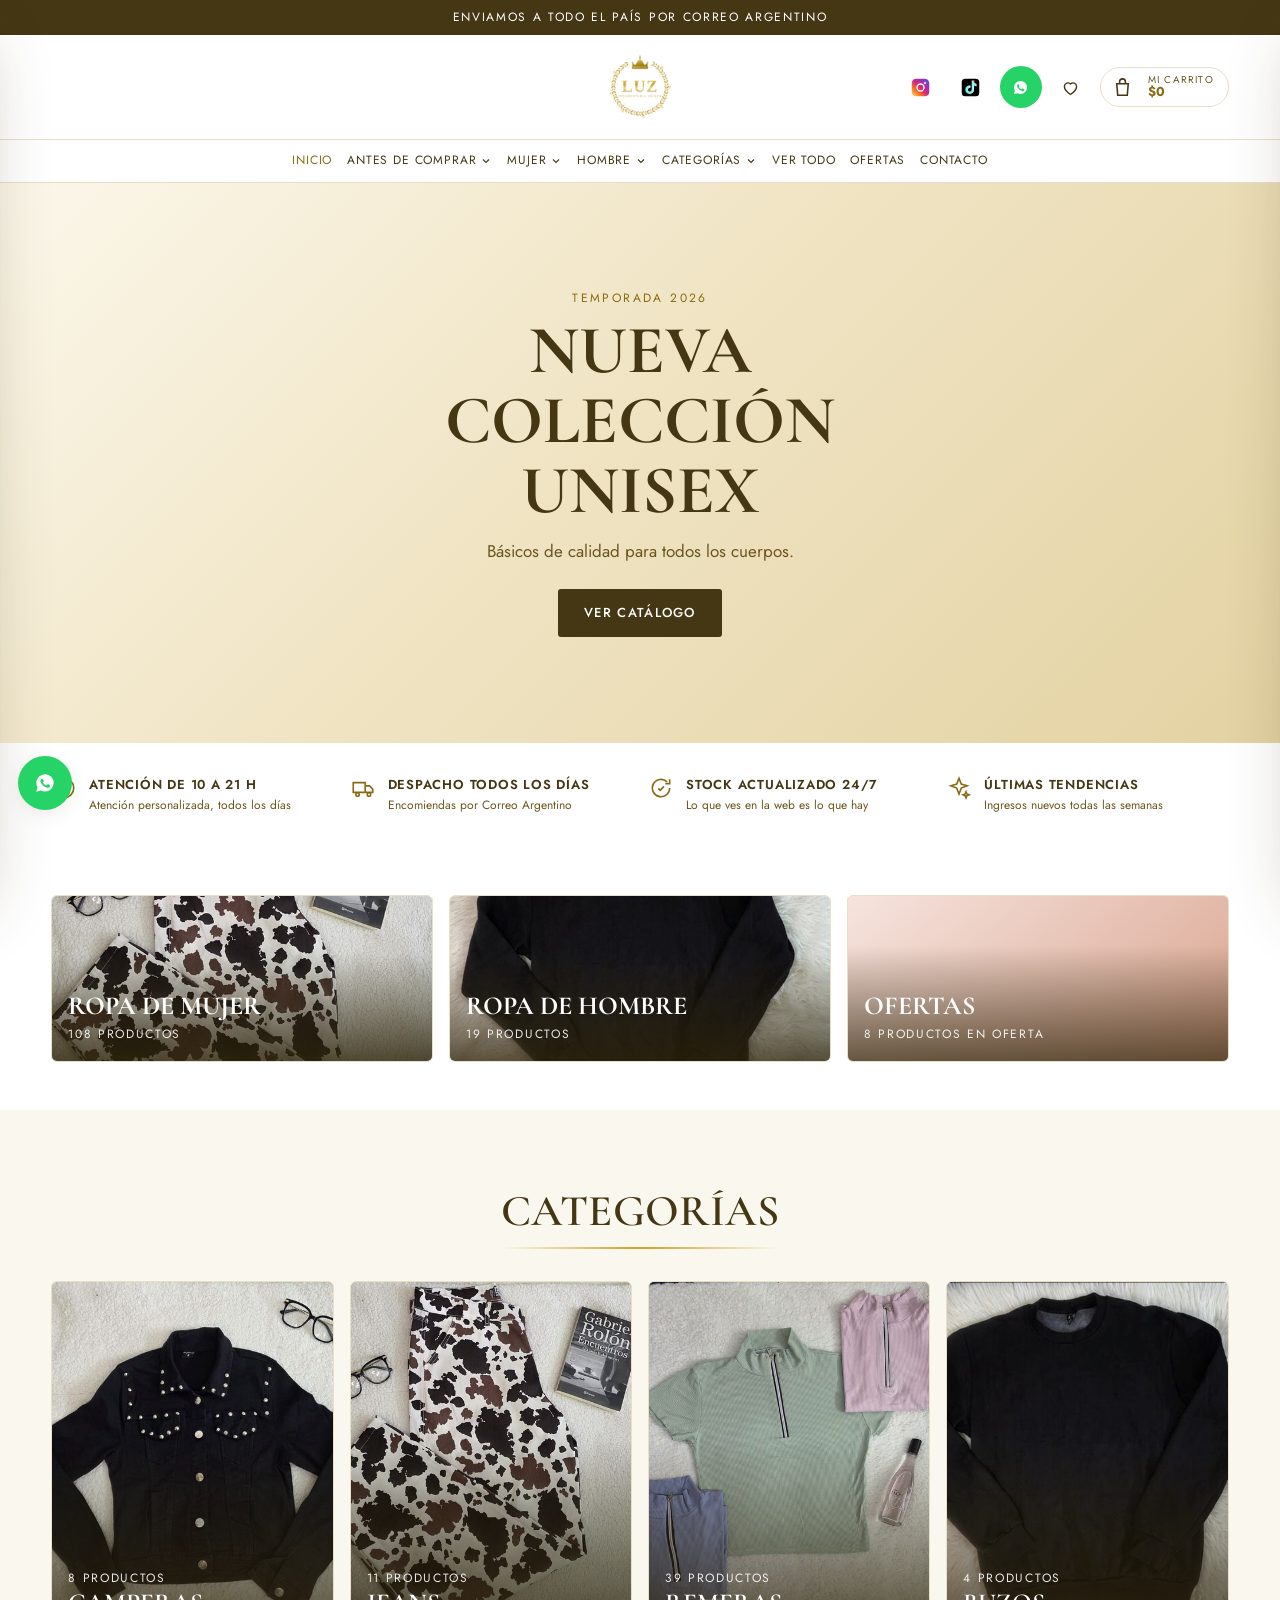
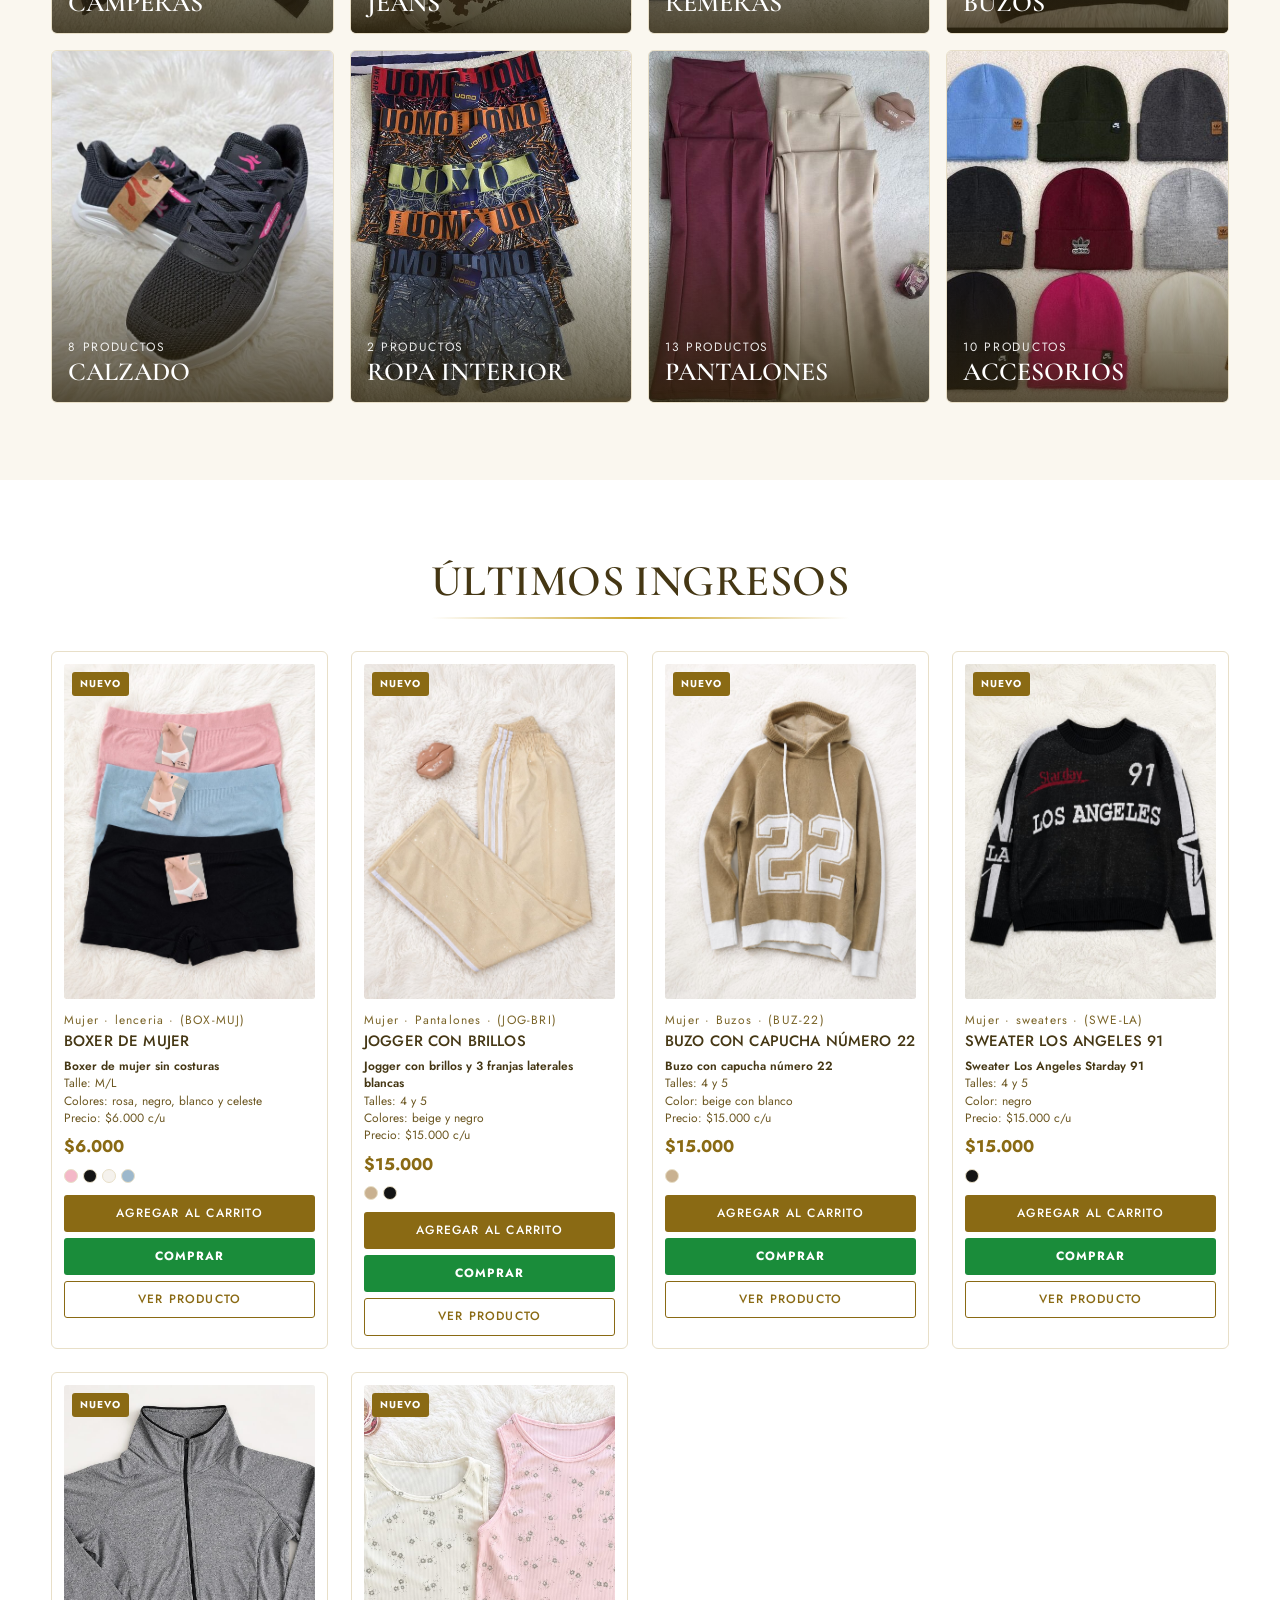
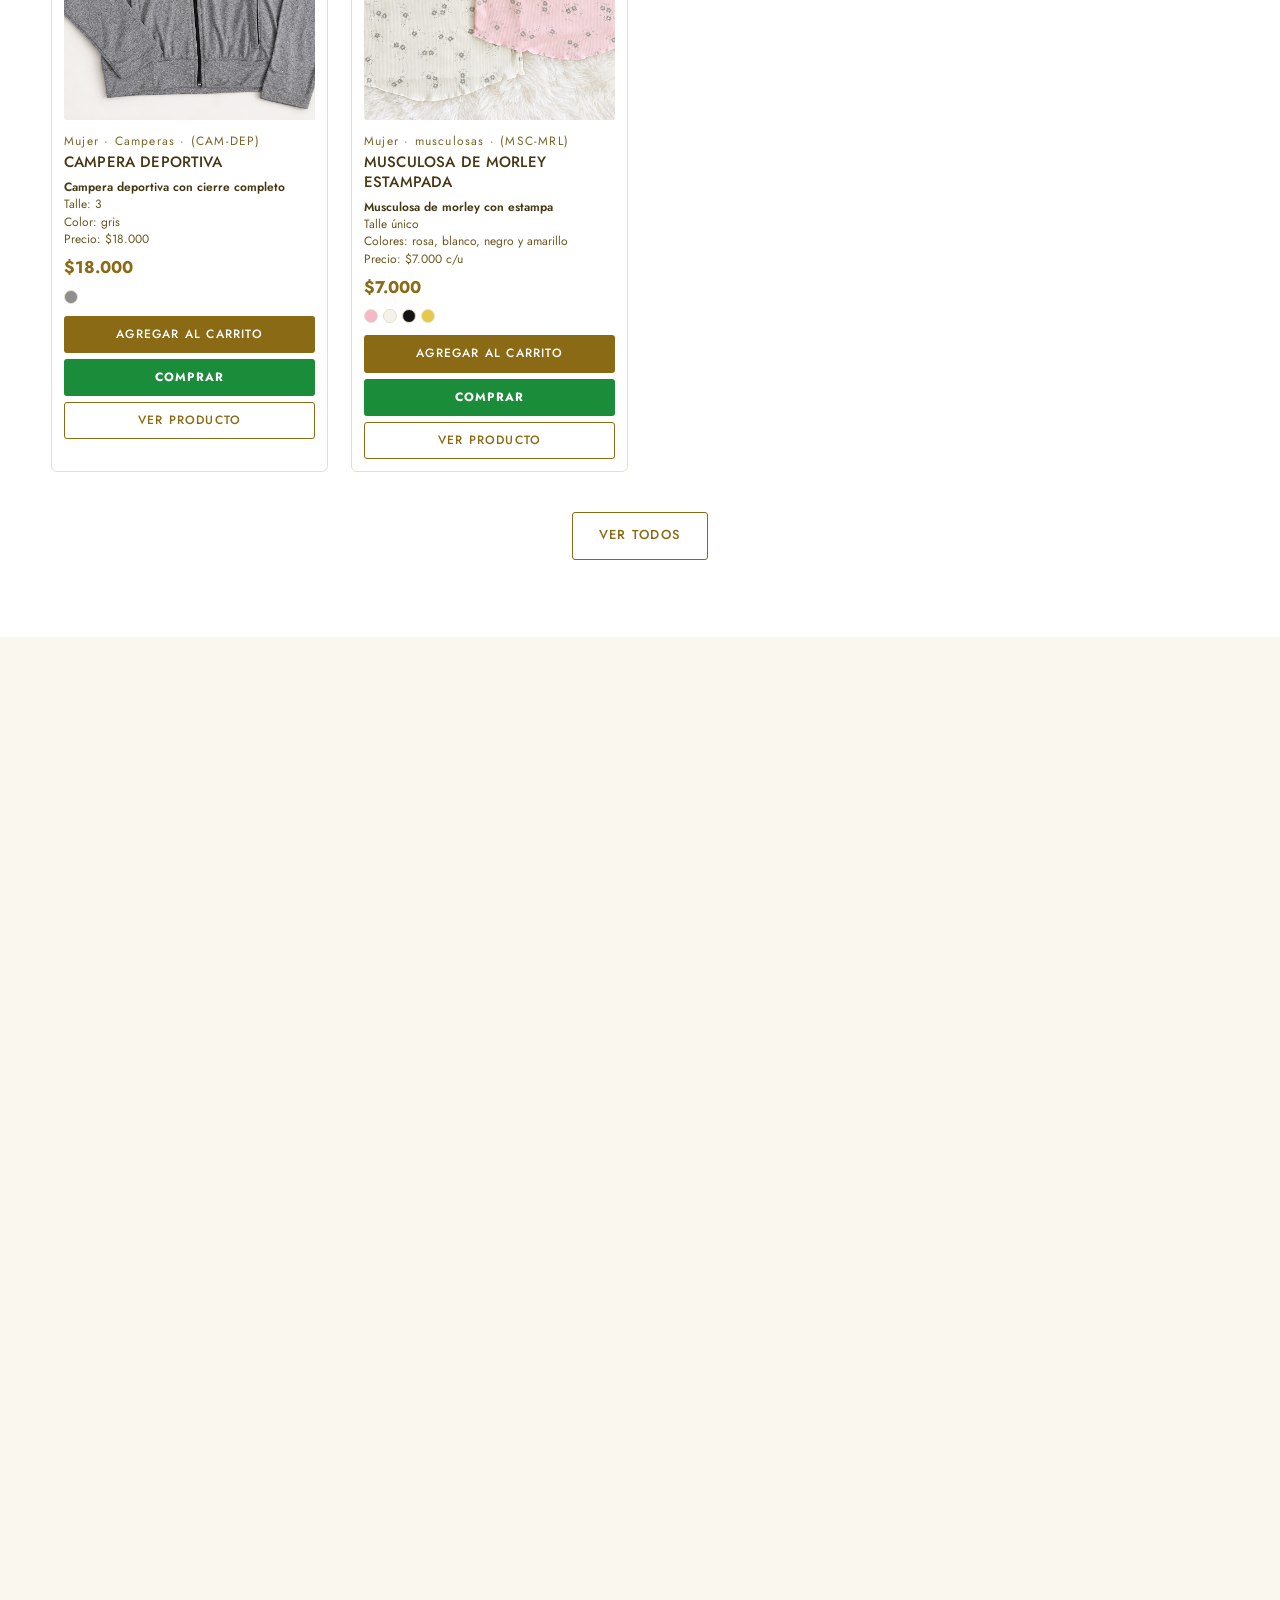
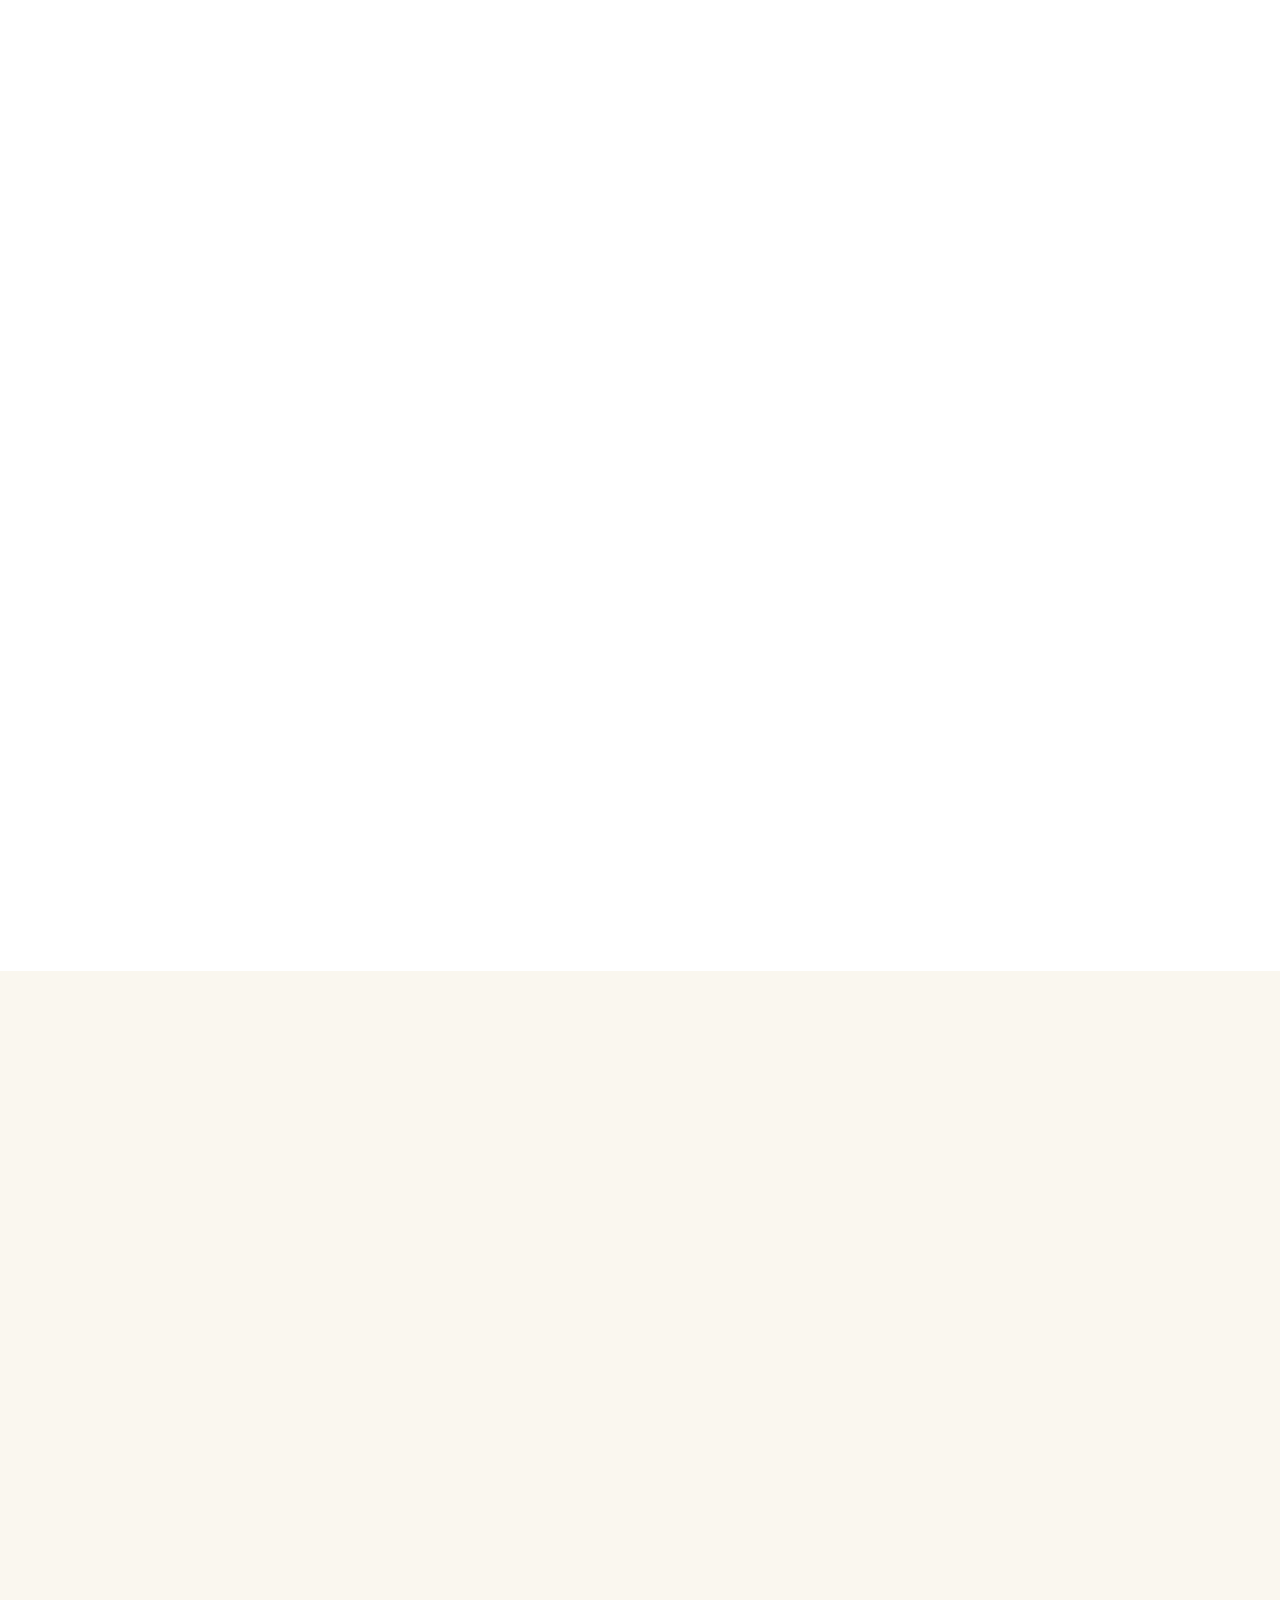
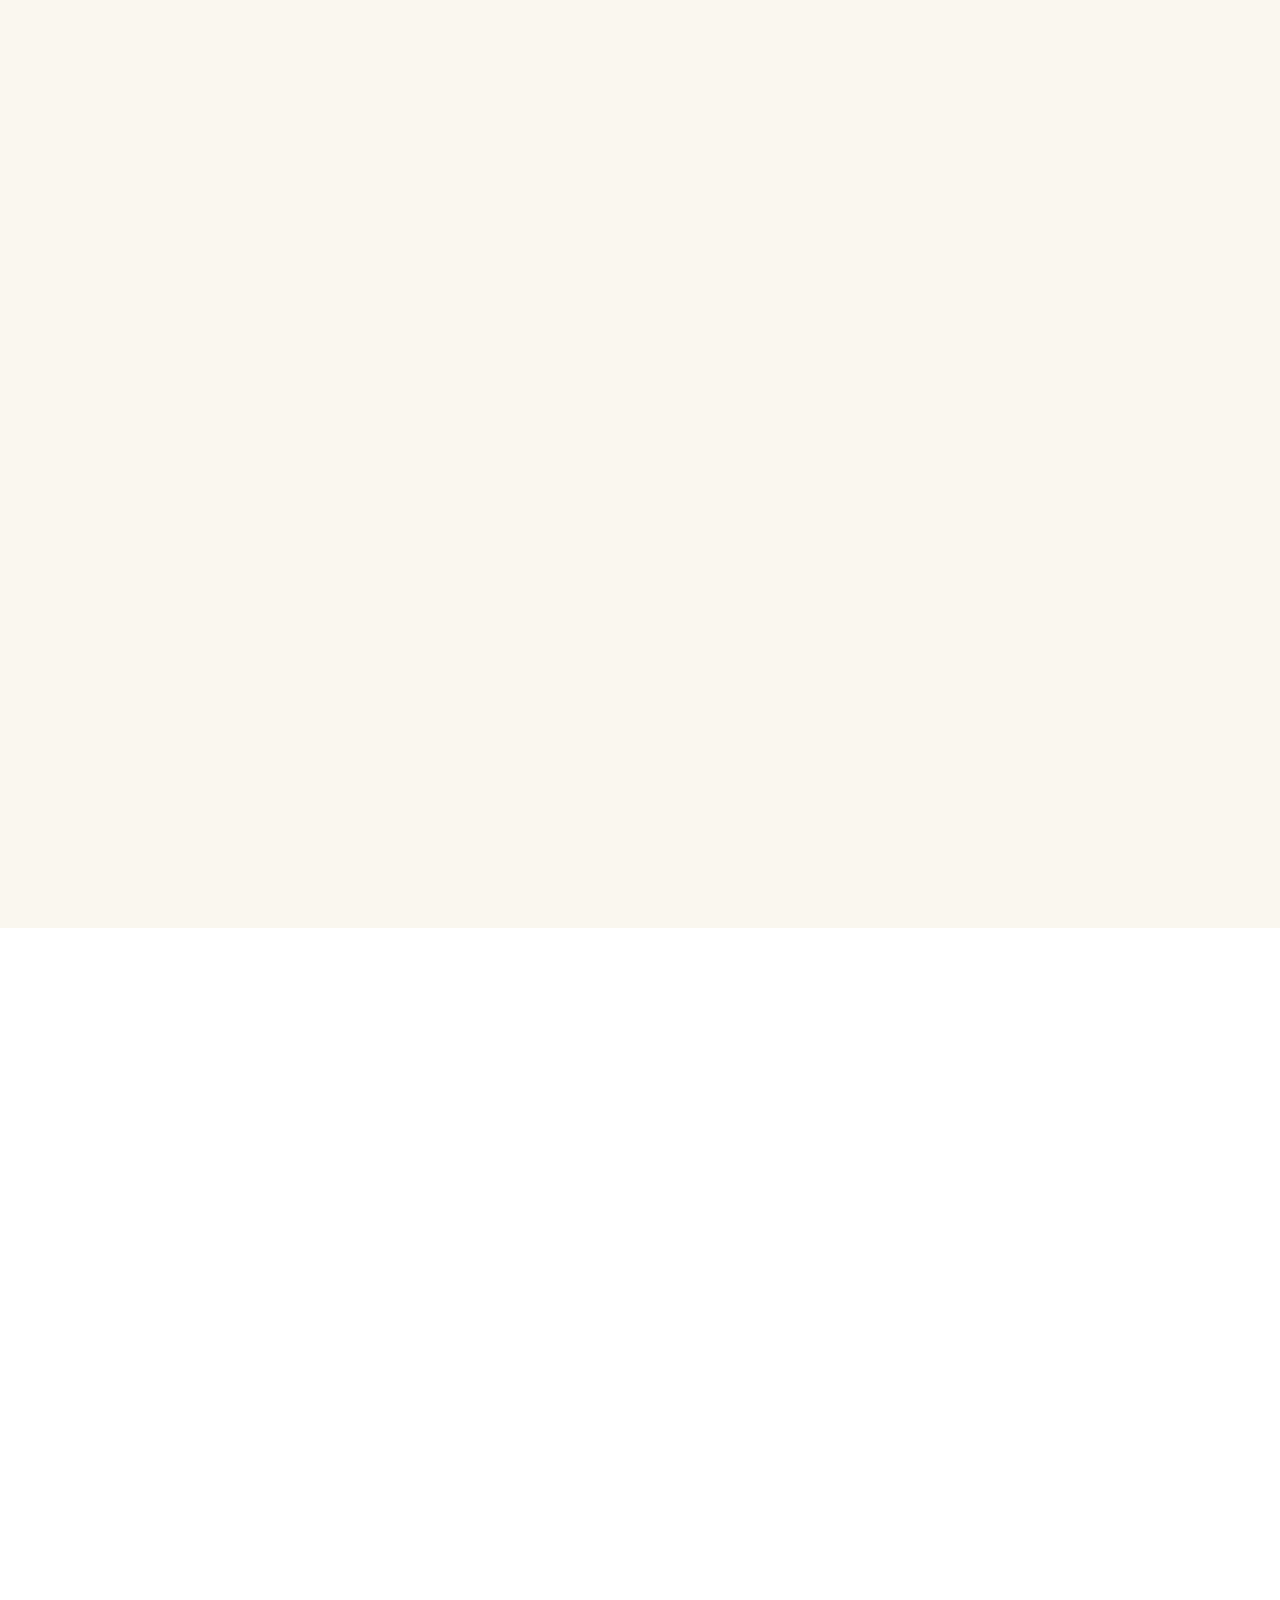
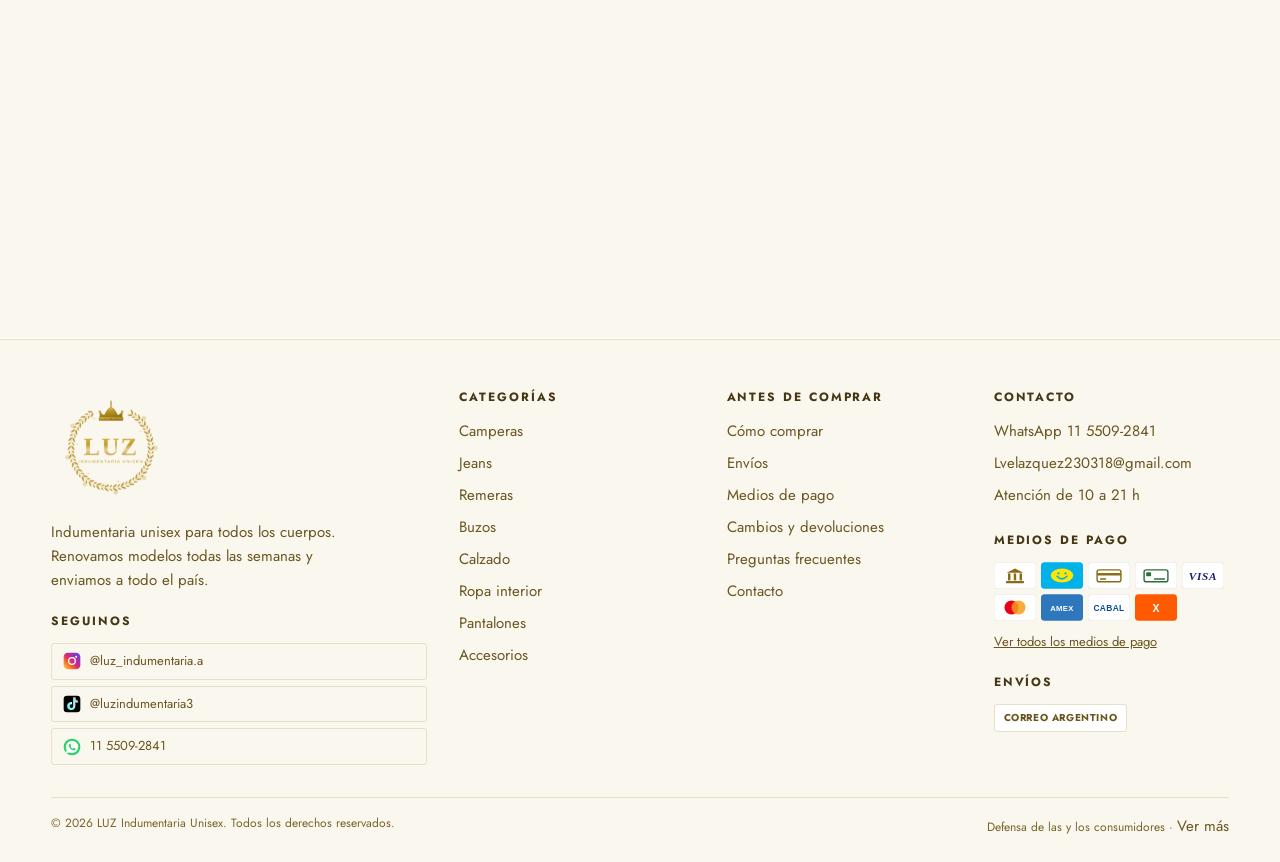
<file: index.html>
<!DOCTYPE html>
<html lang="es-AR">
<head>
  <meta charset="UTF-8">
  <meta name="viewport" content="width=device-width, initial-scale=1">
  <title>LUZ · Indumentaria Unisex</title>
  <meta name="description" content="Indumentaria unisex. Ingresos nuevos todas las semanas y envíos a todo el país.">
  <meta name="theme-color" content="#ffffff">
  <meta property="og:type" content="website">
  <meta property="og:title" content="LUZ · Indumentaria Unisex">
  <meta property="og:description" content="Indumentaria unisex para todos los cuerpos. Envíos a todo el país.">
  <meta property="og:image" content="img/marca/logo.png">
  <link rel="icon" href="img/marca/favicon.svg" type="image/svg+xml">
  <link rel="preconnect" href="https://fonts.googleapis.com">
  <link rel="preconnect" href="https://fonts.gstatic.com" crossorigin>
  <link href="https://fonts.googleapis.com/css2?family=Cormorant+Garamond:wght@400;600;700&family=Jost:wght@300..700&display=swap" rel="stylesheet">
  <link rel="stylesheet" href="css/estilos.css?v=14">
  <!-- FIX SCROLL v8: inline overrides para forzar que apliquen aunque el CSS esté cacheado -->
  <style>
    /* 1. Desactivar transiciones que no sean de interacción directa */
    .carrito-btn, .modo-precio button, .submenu, .submenu a,
    .slider__puntos button, .chip-talle, .selector-talles button,
    .calc-envio, .info__menu a, .btn-copiar, .redes a,
    .red-card { transition: none !important; }
    .carrito-btn:hover, .carrito-btn:focus-visible,
    .modo-precio button:hover, .submenu.--abierto, .submenu a:hover,
    .slider__puntos button:hover, .chip-talle:hover, .chip-talle.--activo,
    .selector-talles button:hover, .selector-talles button.--activo,
    .calc-envio:hover, .info__menu a:hover, .btn-copiar:hover,
    .redes a:hover, .red-card:hover { transition: all .22s ease !important; }

    /* 2. Secciones fuera de pantalla: no renderizar */
    .seccion, #seccionPagos, #seccionLocal, #bloqueMayorista,
    #seccionRedes, #seccionComoComprar, #seccionEnvios {
      content-visibility: auto; contain-intrinsic-size: auto 500px;
    }
    .producto { contain: layout style paint; }
    .producto__media img { will-change: auto !important; }

    /* 3. FIX LOGO: los logos usan opacity en vez de display para no causar layout thrash */
    .logo__img--compacto { opacity: 0 !important; position: absolute !important; pointer-events: none !important; }
    .logo__img--emblema  { opacity: 1 !important; }
    .header--compacto .logo__img--emblema  { opacity: 0 !important; position: absolute !important; pointer-events: none !important; }
    .header--compacto .logo__img--compacto { opacity: 1 !important; position: static !important; pointer-events: auto !important; }
    .logo { position: relative !important; }

    /* 4. Quitar compositing layers innecesarios */
    .carrusel__pista { -webkit-overflow-scrolling: auto !important; }
  </style>
  <style>/* Ocultar badge Netlify */
    a[href*="netlify.com"]{display:none!important}
    [data-netlify-identity-widget]{display:none!important}
  </style>
</head>
<body>
  <a class="salto-contenido" href="#principal">Saltar al contenido</a>
  <div id="header"></div>

  <main id="principal">

    <!-- ================= SLIDER DE BANNERS ================= -->
    <section class="slider" id="slider" aria-roledescription="carrusel" aria-label="Promociones">
      <div class="slider__pista" id="sliderPista"></div>
      <button class="slider__flecha slider__flecha--prev" id="sliderPrev" aria-label="Anterior"></button>
      <button class="slider__flecha slider__flecha--next" id="sliderNext" aria-label="Siguiente"></button>
      <div class="slider__puntos" id="sliderPuntos"></div>
    </section>

    <!-- ================= CONDICIONES DE COMPRA ================= -->
    <section class="condiciones" id="condiciones"></section>

    <!-- ================= BENEFICIOS ================= -->
    <div class="contenedor">
      <div class="beneficios" id="beneficios"></div>
    </div>

    <!-- ================= SECCIONES: MUJER / HOMBRE / OFERTAS ============ -->
    <section class="seccion seccion--compacta">
      <div class="contenedor">
        <div class="grilla-secciones" id="grillaSecciones"></div>
      </div>
    </section>

    <!-- ================= CATEGORÍAS ================= -->
    <section class="seccion seccion--alt">
      <div class="contenedor">
        <div class="titulo-centrado"><h2 class="titulo-seccion">Categorías</h2></div>
        <div class="grilla-categorias" id="grillaCategorias"></div>
      </div>
    </section>

    <!-- ================= SECCIONES DE PRODUCTOS (se generan solas) ======= -->
    <div id="seccionesProductos"></div>

    <!-- ================= MEDIOS DE PAGO ================= -->
    <section class="seccion seccion--alt" id="seccionPagos">
      <div class="contenedor">
        <div class="titulo-centrado"><h2 class="titulo-seccion">Medios de pago</h2></div>
        <div id="bloquePagos"></div>
        <div id="bloqueCuentas" style="margin-top:2.5rem"></div>
      </div>
    </section>

    <!-- ================= DÓNDE ESTAMOS ================= -->
    <section class="seccion" id="seccionLocal" hidden>
      <div class="contenedor">
        <div class="titulo-centrado"><h2 class="titulo-seccion">Dónde estamos</h2></div>
        <div class="local" id="bloqueLocal"></div>
      </div>
    </section>

    <!-- ================= BLOQUE MAYORISTA (desactivado) ================= -->
    <section class="seccion seccion--alt" id="bloqueMayorista" hidden>
      <div class="contenedor centrado" style="max-width:720px">
        <p class="antetitulo">Revendedores</p>
        <h2 class="titulo-seccion" style="margin-bottom:1rem">Comprá por mayor</h2>
        <p style="color:var(--c-tinta-suave);font-size:var(--t-md)" id="textoMayorista"></p>
        <div style="display:flex;gap:.75rem;justify-content:center;flex-wrap:wrap;margin-top:2rem">
          <a class="btn btn--principal" href="catalogo.html?modo=mayorista">Ver precios por mayor</a>
          <a class="btn btn--linea" href="info.html?tema=mayorista">Cómo comprar por mayor</a>
        </div>
      </div>
    </section>

    <!-- ================= SEGUINOS EN REDES ================= -->
    <section class="seccion seccion--alt" id="seccionRedes" hidden>
      <div class="contenedor">
        <div class="titulo-centrado">
          <h2 class="titulo-seccion">Seguinos</h2>
          <p style="color:var(--c-tinta-suave);margin-top:.5rem">
            Los ingresos nuevos salen primero por acá
          </p>
        </div>
        <div id="bloqueRedes"></div>
      </div>
    </section>

    <!-- ================= CÓMO COMPRAR ================= -->
    <section class="seccion" id="seccionComoComprar">
      <div class="contenedor">
        <div class="titulo-centrado">
          <h2 class="titulo-seccion">Cómo comprar</h2>
        </div>
        <div id="bloqueComoComprar"></div>
      </div>
    </section>

    <!-- ================= CÓMO FUNCIONAN LOS ENVÍOS ================= -->
    <section class="seccion seccion--alt" id="seccionEnvios">
      <div class="contenedor">
        <div class="titulo-centrado">
          <h2 class="titulo-seccion">¿Cómo funcionan los envíos? 📦</h2>
        </div>
        <div id="bloqueEnvios"></div>
      </div>
    </section>

  </main>

  <div id="footer"></div>
  <div id="carrito"></div>

  <script src="data/config.js?v=14"></script>
  <script src="data/productos.js?v=14"></script>
  <script src="js/tienda.js?v=14"></script>
  <script src="js/home.js?v=14"></script>
  <script>
  /* Eliminar badge Netlify */
  (function(){
    function quitarNetlify(){
      document.querySelectorAll("*").forEach(function(el){
        try{
          var s=window.getComputedStyle(el);
          if(s.position==="fixed"&&(
            (el.textContent&&el.textContent.includes("Netlify"))||
            (el.id&&el.id.toLowerCase().includes("netlify"))||
            (el.className&&String(el.className).toLowerCase().includes("netlify"))
          )){el.remove();}
        }catch(e){}
      });
      document.querySelectorAll("iframe,script").forEach(function(el){
        if((el.src||"").includes("netlify")){el.remove();}
      });
    }
    quitarNetlify();
    new MutationObserver(quitarNetlify).observe(document.documentElement,{childList:true,subtree:true});
    setInterval(quitarNetlify,500);
  })();
  </script>
</body>
</html>
</file>
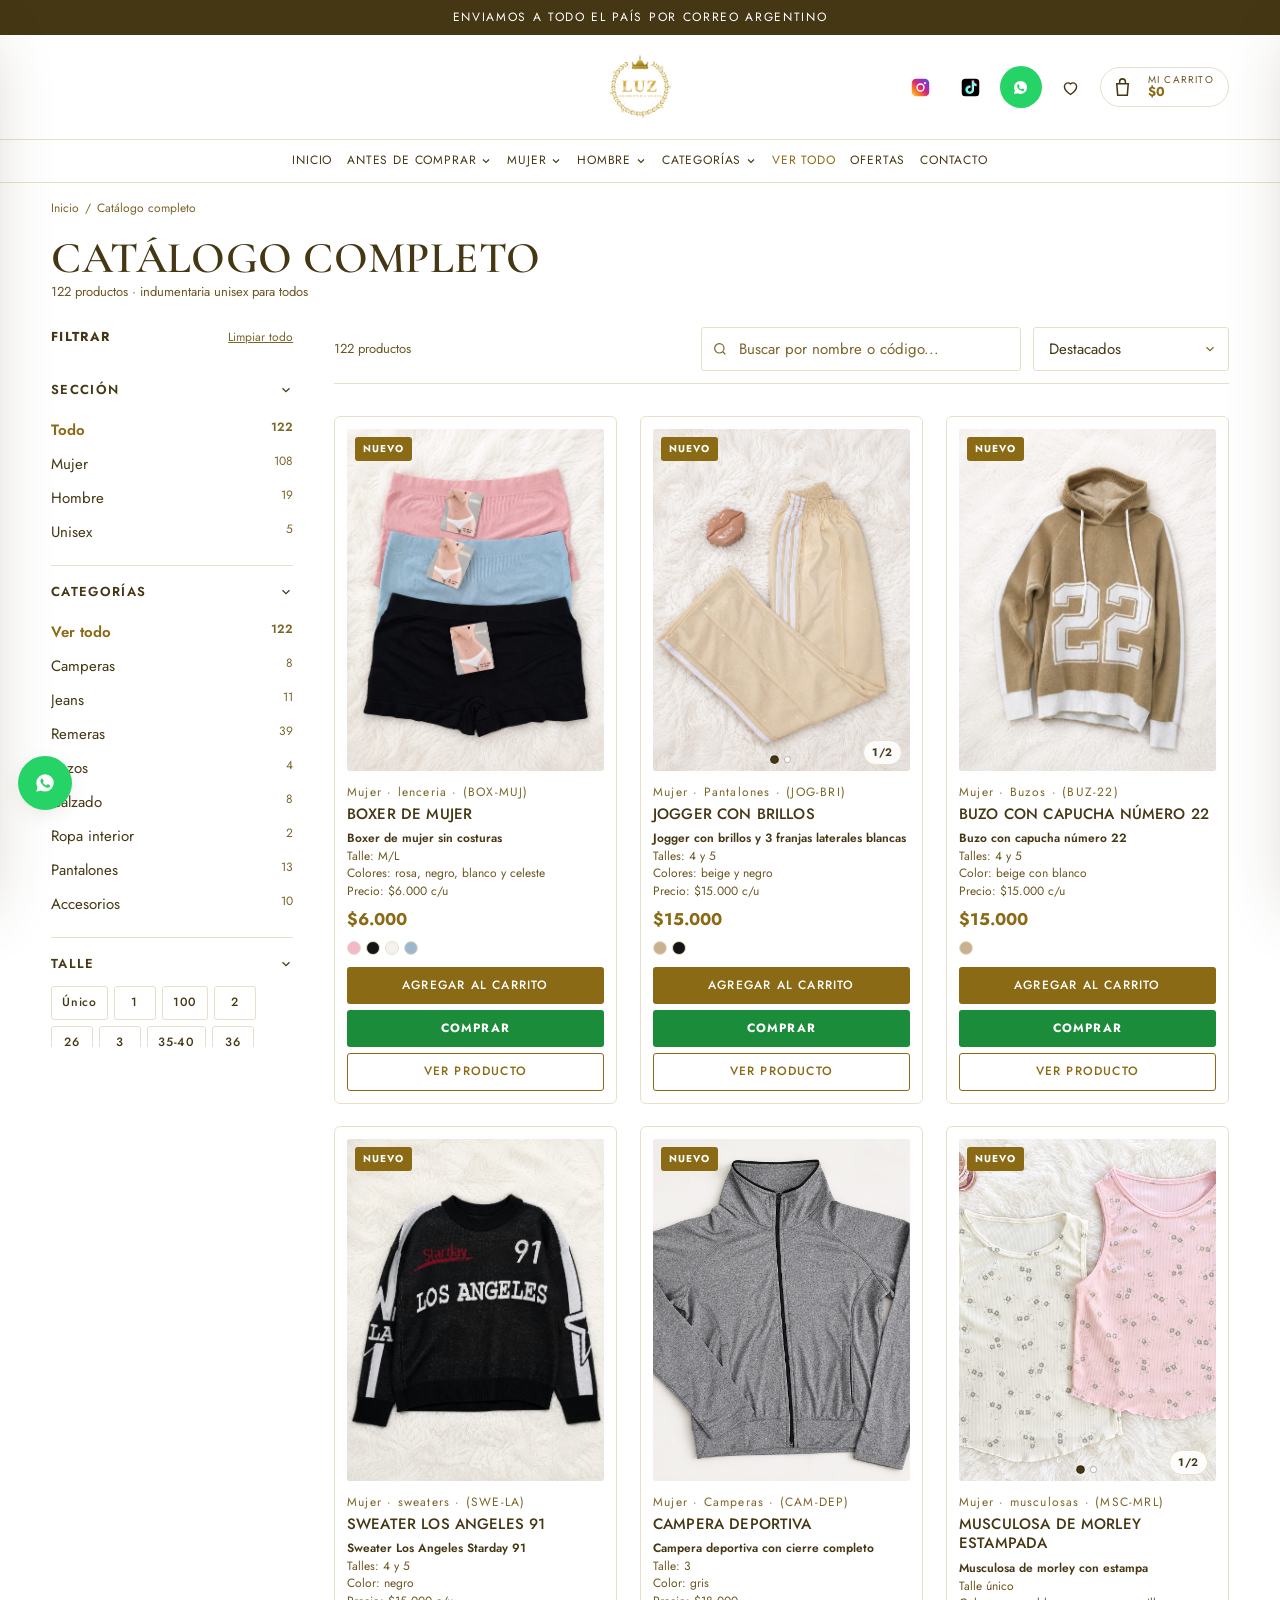
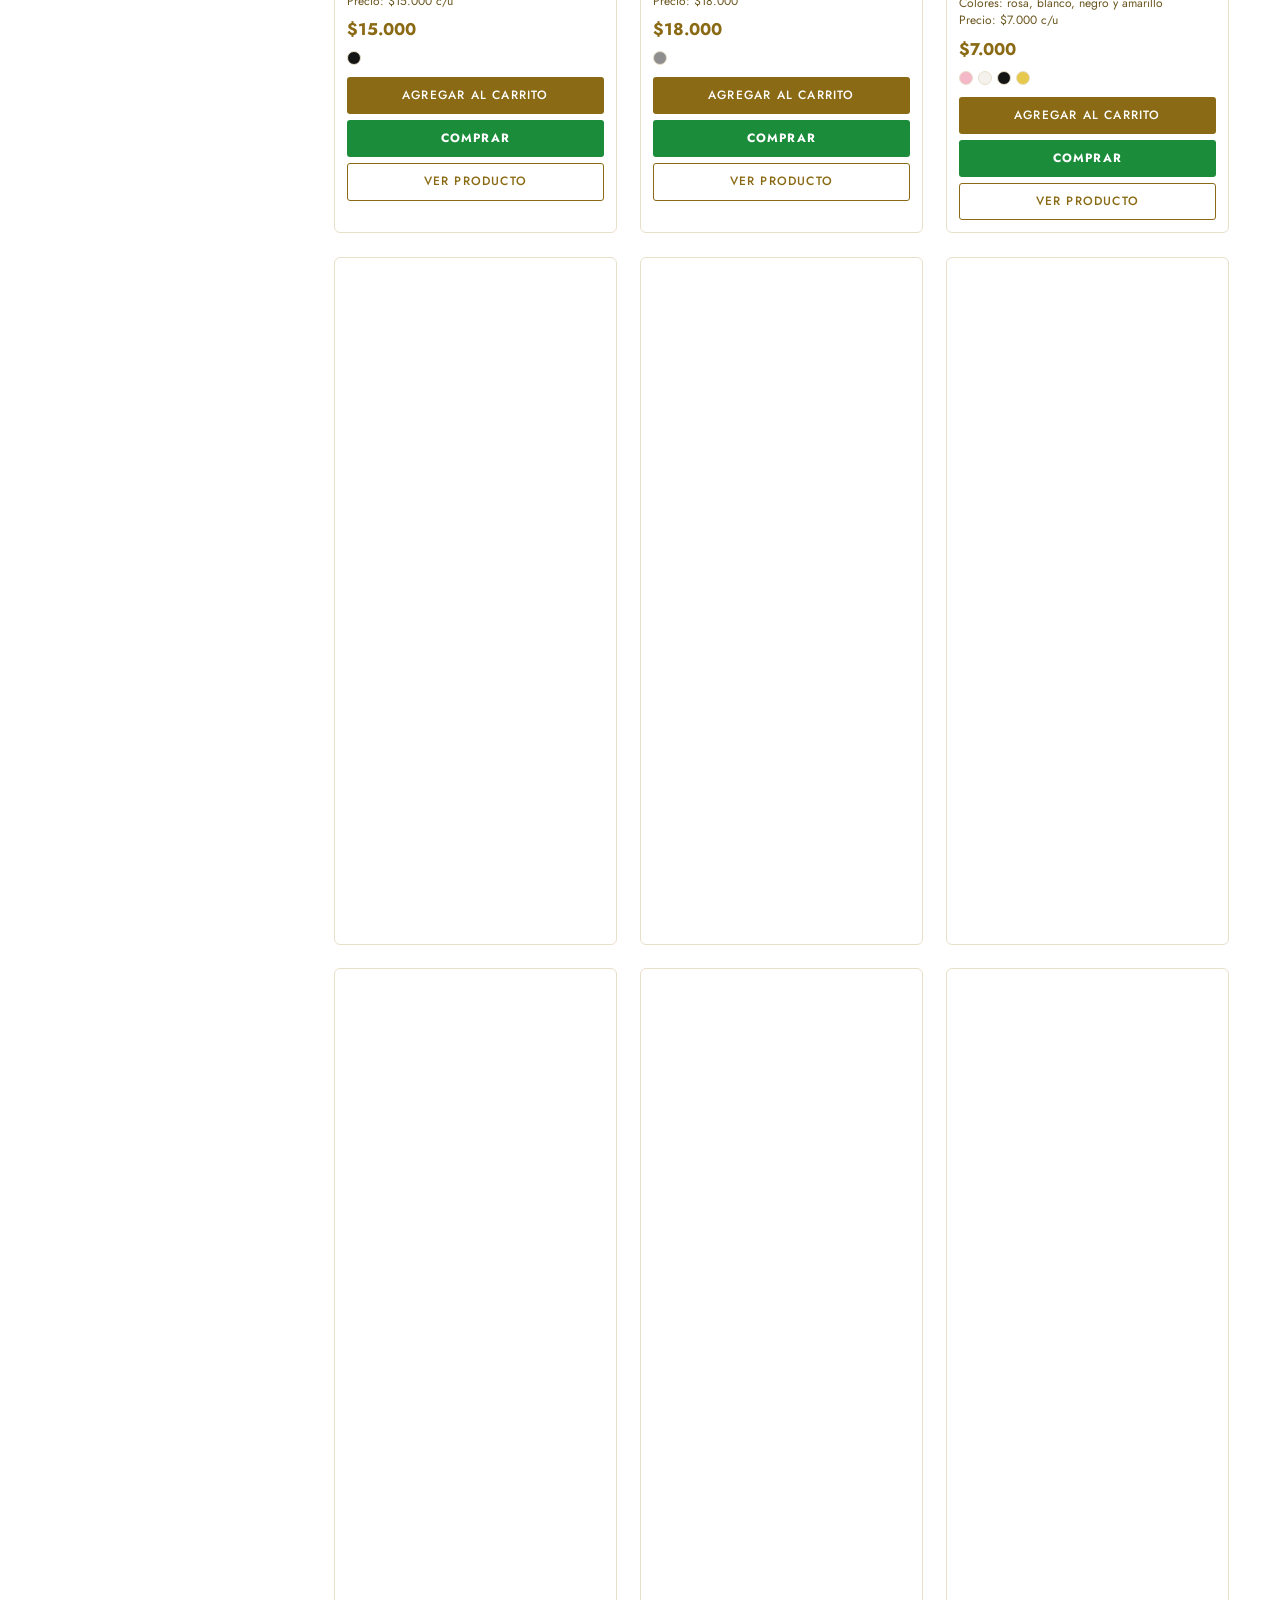
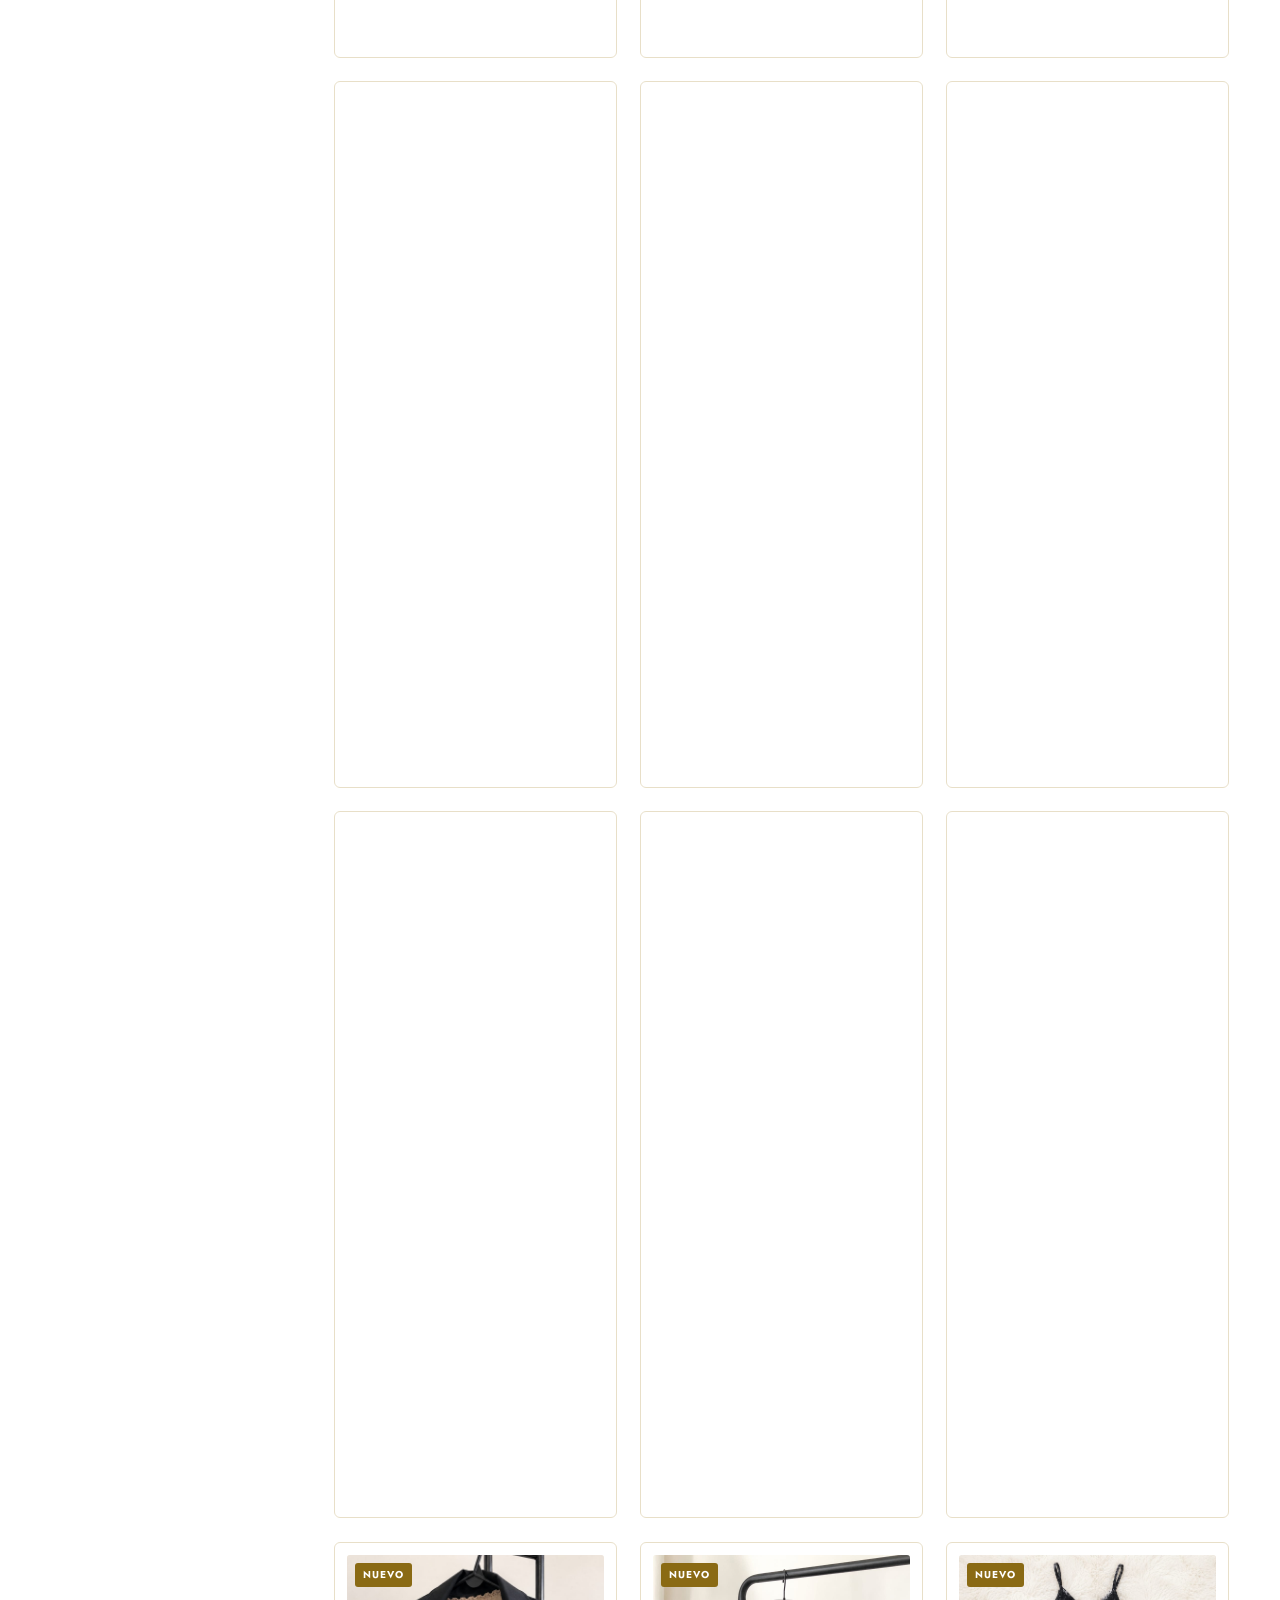
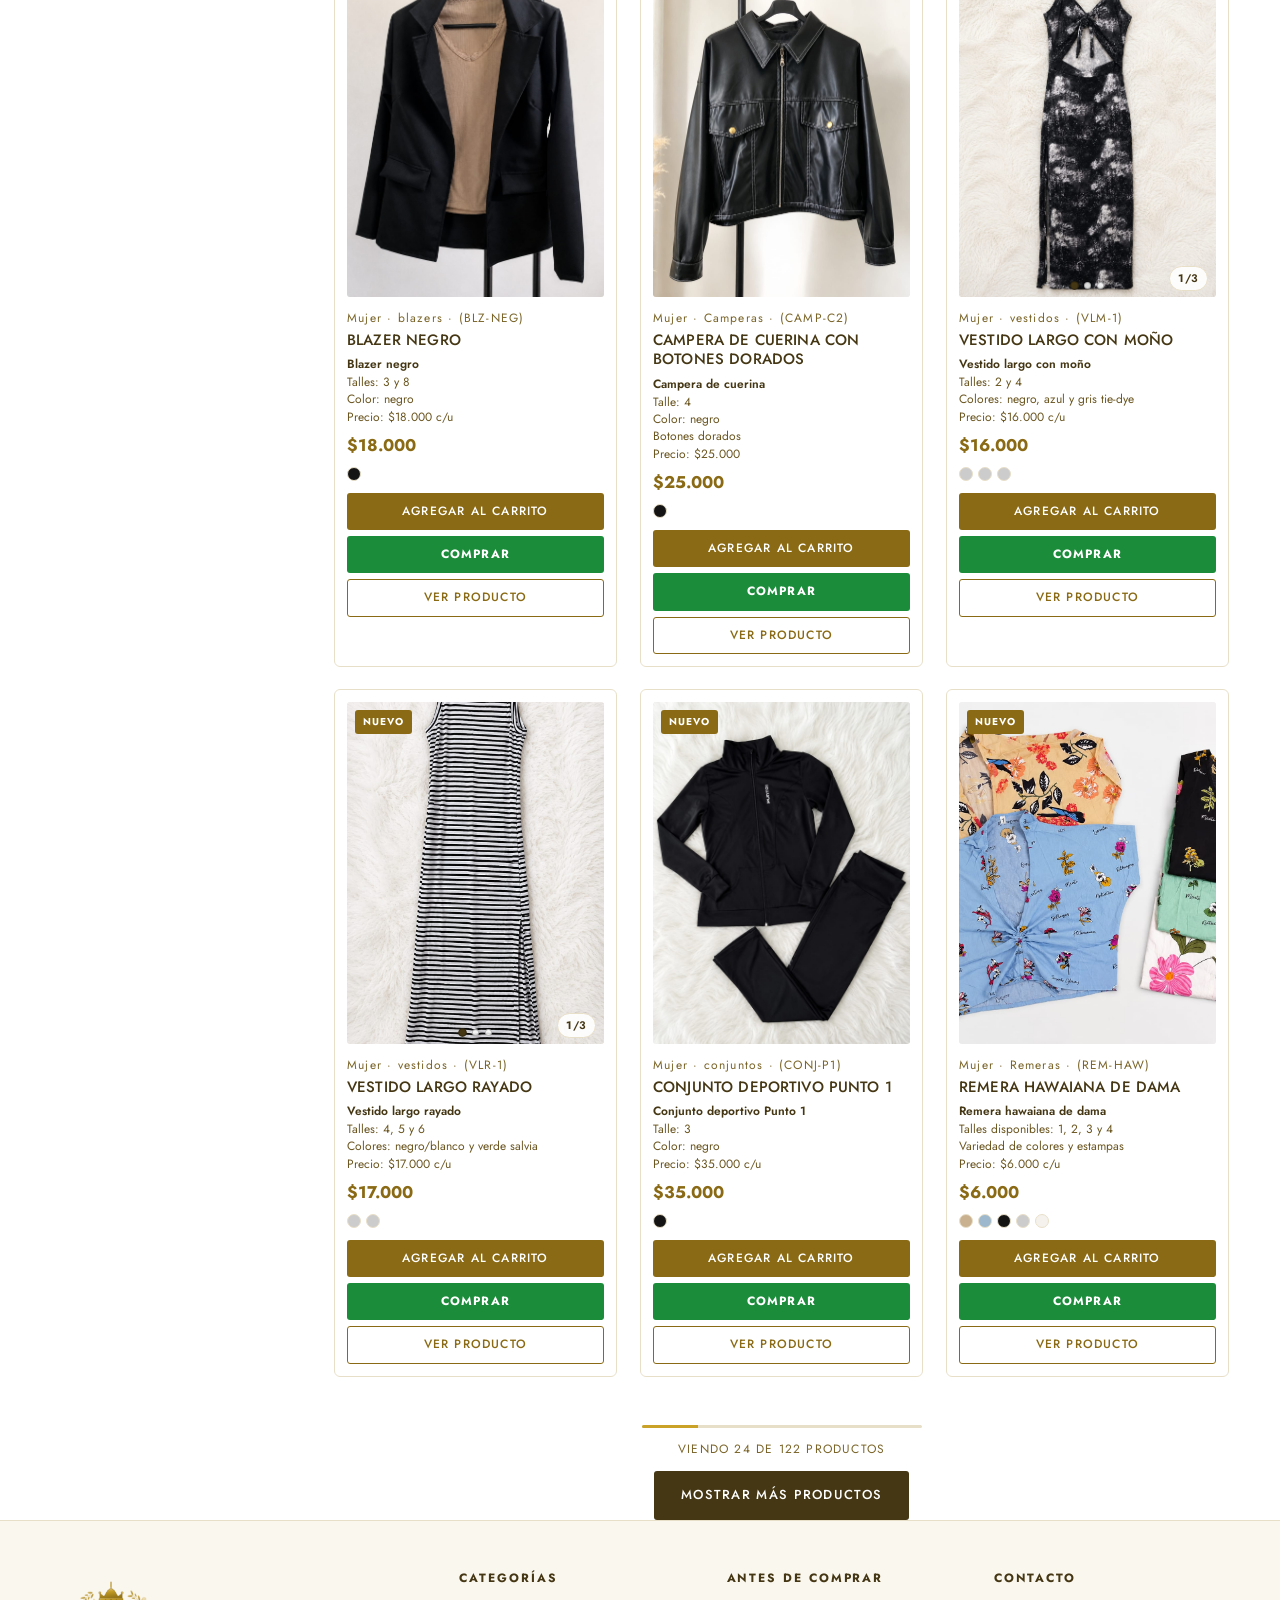
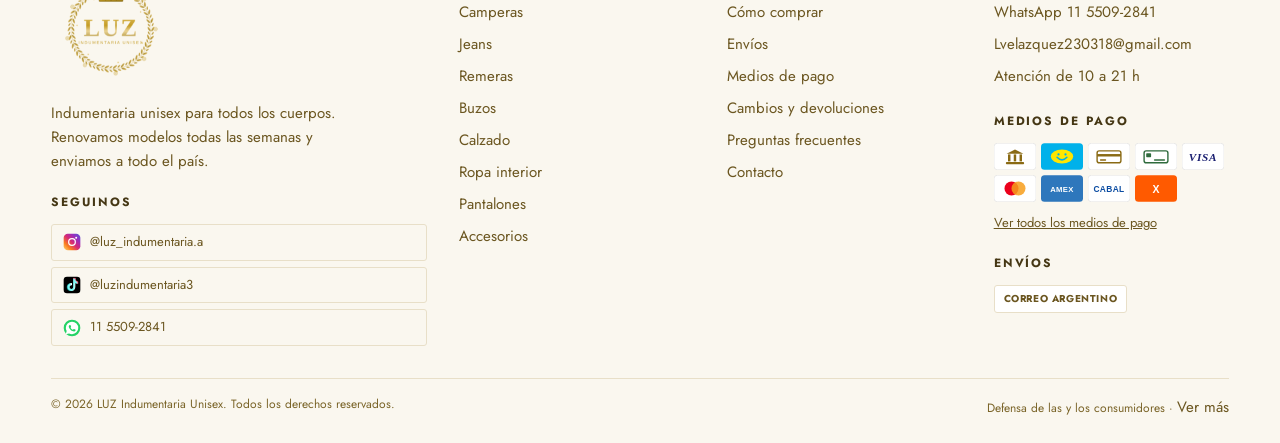
<file: catalogo.html>
<!DOCTYPE html>
<html lang="es-AR">
<head>
  <meta charset="UTF-8">
  <meta name="viewport" content="width=device-width, initial-scale=1">
  <title>Catálogo · LUZ Indumentaria Unisex</title>
  <meta name="description" content="Catálogo completo de ropa unisex por mayor y por menor: remeras, buzos, camisas, pantalones, abrigos y accesorios.">
  <meta name="theme-color" content="#ffffff">
  <link rel="icon" href="img/marca/favicon.svg" type="image/svg+xml">
  <link rel="preconnect" href="https://fonts.googleapis.com">
  <link rel="preconnect" href="https://fonts.gstatic.com" crossorigin>
  <link href="https://fonts.googleapis.com/css2?family=Cormorant+Garamond:wght@400;600;700&family=Jost:wght@300..700&display=swap" rel="stylesheet">
  <link rel="stylesheet" href="css/estilos.css?v=14">
  <style>/* Ocultar badge Netlify */
    a[href*="netlify.com"]{display:none!important}
    [data-netlify-identity-widget]{display:none!important}
  </style>
</head>
<body>
  <a class="salto-contenido" href="#principal">Saltar al contenido</a>
  <div id="header"></div>

  <main id="principal" class="contenedor">
    <nav class="miga" id="miga" aria-label="Ubicación"></nav>

    <div style="margin-bottom:1.5rem">
      <h1 class="titulo-seccion" id="tituloCatalogo">Catálogo</h1>
      <p style="color:var(--c-tinta-suave);font-size:var(--t-sm)" id="subtituloCatalogo"></p>
    </div>

    <div class="catalogo">

      <!-- ================= FILTROS ================= -->
      <aside class="filtros" id="filtros" data-abierto="false" aria-label="Filtros">
        <div style="display:flex;justify-content:space-between;align-items:center;margin-bottom:1rem">
          <strong style="letter-spacing:.1em;text-transform:uppercase;font-size:var(--t-sm)">Filtrar</strong>
          <button id="limpiarFiltros" style="font-size:var(--t-xs);text-decoration:underline;color:var(--c-gris)">Limpiar todo</button>
        </div>

        <div class="filtros__grupo" data-abierto="true">
          <button class="filtros__titulo">Sección <svg viewBox="0 0 24 24"><path d="M6 9l6 6 6-6"/></svg></button>
          <div class="filtros__cuerpo"><ul class="arbol-cat" id="filtroGeneros"></ul></div>
        </div>

        <div class="filtros__grupo" data-abierto="true">
          <button class="filtros__titulo">Categorías <svg viewBox="0 0 24 24"><path d="M6 9l6 6 6-6"/></svg></button>
          <div class="filtros__cuerpo"><ul class="arbol-cat" id="arbolCategorias"></ul></div>
        </div>

        <div class="filtros__grupo" data-abierto="true">
          <button class="filtros__titulo">Talle <svg viewBox="0 0 24 24"><path d="M6 9l6 6 6-6"/></svg></button>
          <div class="filtros__cuerpo"><div class="chips-talle" id="filtroTalles"></div></div>
        </div>

        <div class="filtros__grupo" data-abierto="true">
          <button class="filtros__titulo">Color <svg viewBox="0 0 24 24"><path d="M6 9l6 6 6-6"/></svg></button>
          <div class="filtros__cuerpo"><div class="colores-filtro" id="filtroColores"></div></div>
        </div>

        <div class="filtros__grupo" data-abierto="true">
          <button class="filtros__titulo">Precio máximo <svg viewBox="0 0 24 24"><path d="M6 9l6 6 6-6"/></svg></button>
          <div class="filtros__cuerpo">
            <input type="range" class="rango" id="filtroPrecio" min="0" max="100" value="100" aria-label="Precio máximo">
            <div class="rango-valores"><span id="precioMin"></span><span id="precioMax"></span></div>
          </div>
        </div>

        <div class="filtros__grupo" data-abierto="true">
          <button class="filtros__titulo">Otros <svg viewBox="0 0 24 24"><path d="M6 9l6 6 6-6"/></svg></button>
          <div class="filtros__cuerpo">
            <label class="check"><input type="checkbox" id="soloOferta"> En oferta</label>
            <label class="check"><input type="checkbox" id="soloNuevo"> Novedades</label>
            <label class="check"><input type="checkbox" id="soloStock" checked> Solo con stock</label>
            <label class="check"><input type="checkbox" id="soloFav"> Mis favoritos</label>
          </div>
        </div>

        <button class="btn btn--principal btn--bloque" id="cerrarFiltros" style="margin-top:1.5rem;display:none">Ver resultados</button>
      </aside>

      <!-- ================= RESULTADOS ================= -->
      <div>
        <div class="barra-resultados">
          <span class="barra-resultados__conteo" id="conteo"></span>
          <div class="buscador">
            <svg viewBox="0 0 24 24"><circle cx="11" cy="11" r="7"/><path d="M20 20l-3.5-3.5"/></svg>
            <input type="search" id="busqueda" placeholder="Buscar por nombre o código..." aria-label="Buscar">
          </div>
          <select class="select" id="orden" aria-label="Ordenar por">
            <option value="destacados">Destacados</option>
            <option value="nuevos">Más nuevos primero</option>
            <option value="viejos">Más antiguos primero</option>
            <option value="precio-asc">Precio: menor a mayor</option>
            <option value="precio-desc">Precio: mayor a menor</option>
            <option value="nombre-az">Nombre: A-Z</option>
            <option value="nombre-za">Nombre: Z-A</option>
            <option value="descuento">Mayor descuento</option>
          </select>
          <button class="btn btn--linea btn--chico btn-filtros-movil" id="abrirFiltros">Filtros</button>
        </div>

        <div class="tags-activos" id="tagsActivos"></div>
        <div class="grilla-productos" id="grilla"></div>

        <div class="cargar-mas" id="cargarMas" hidden>
          <div class="barra-progreso"><span id="progreso"></span></div>
          <p class="cargar-mas__texto" id="textoProgreso"></p>
          <button class="btn btn--principal" id="btnCargarMas">Mostrar más productos</button>
        </div>
      </div>

    </div>
  </main>

  <div class="velo" id="veloFiltros" data-abierto="false"></div>
  <div id="footer"></div>
  <div id="carrito"></div>

  <script src="data/config.js?v=14"></script>
  <script src="data/productos.js?v=14"></script>
  <script src="js/tienda.js?v=14"></script>
  <script src="js/catalogo.js?v=12"></script>
  <script>
  /* Eliminar badge Netlify */
  (function(){
    function quitarNetlify(){
      document.querySelectorAll("*").forEach(function(el){
        try{
          var s=window.getComputedStyle(el);
          if(s.position==="fixed"&&(
            (el.textContent&&el.textContent.includes("Netlify"))||
            (el.id&&el.id.toLowerCase().includes("netlify"))||
            (el.className&&String(el.className).toLowerCase().includes("netlify"))
          )){el.remove();}
        }catch(e){}
      });
      document.querySelectorAll("iframe,script").forEach(function(el){
        if((el.src||"").includes("netlify")){el.remove();}
      });
    }
    quitarNetlify();
    new MutationObserver(quitarNetlify).observe(document.documentElement,{childList:true,subtree:true});
    setInterval(quitarNetlify,500);
  })();
  </script>
</body>
</html>
</file>
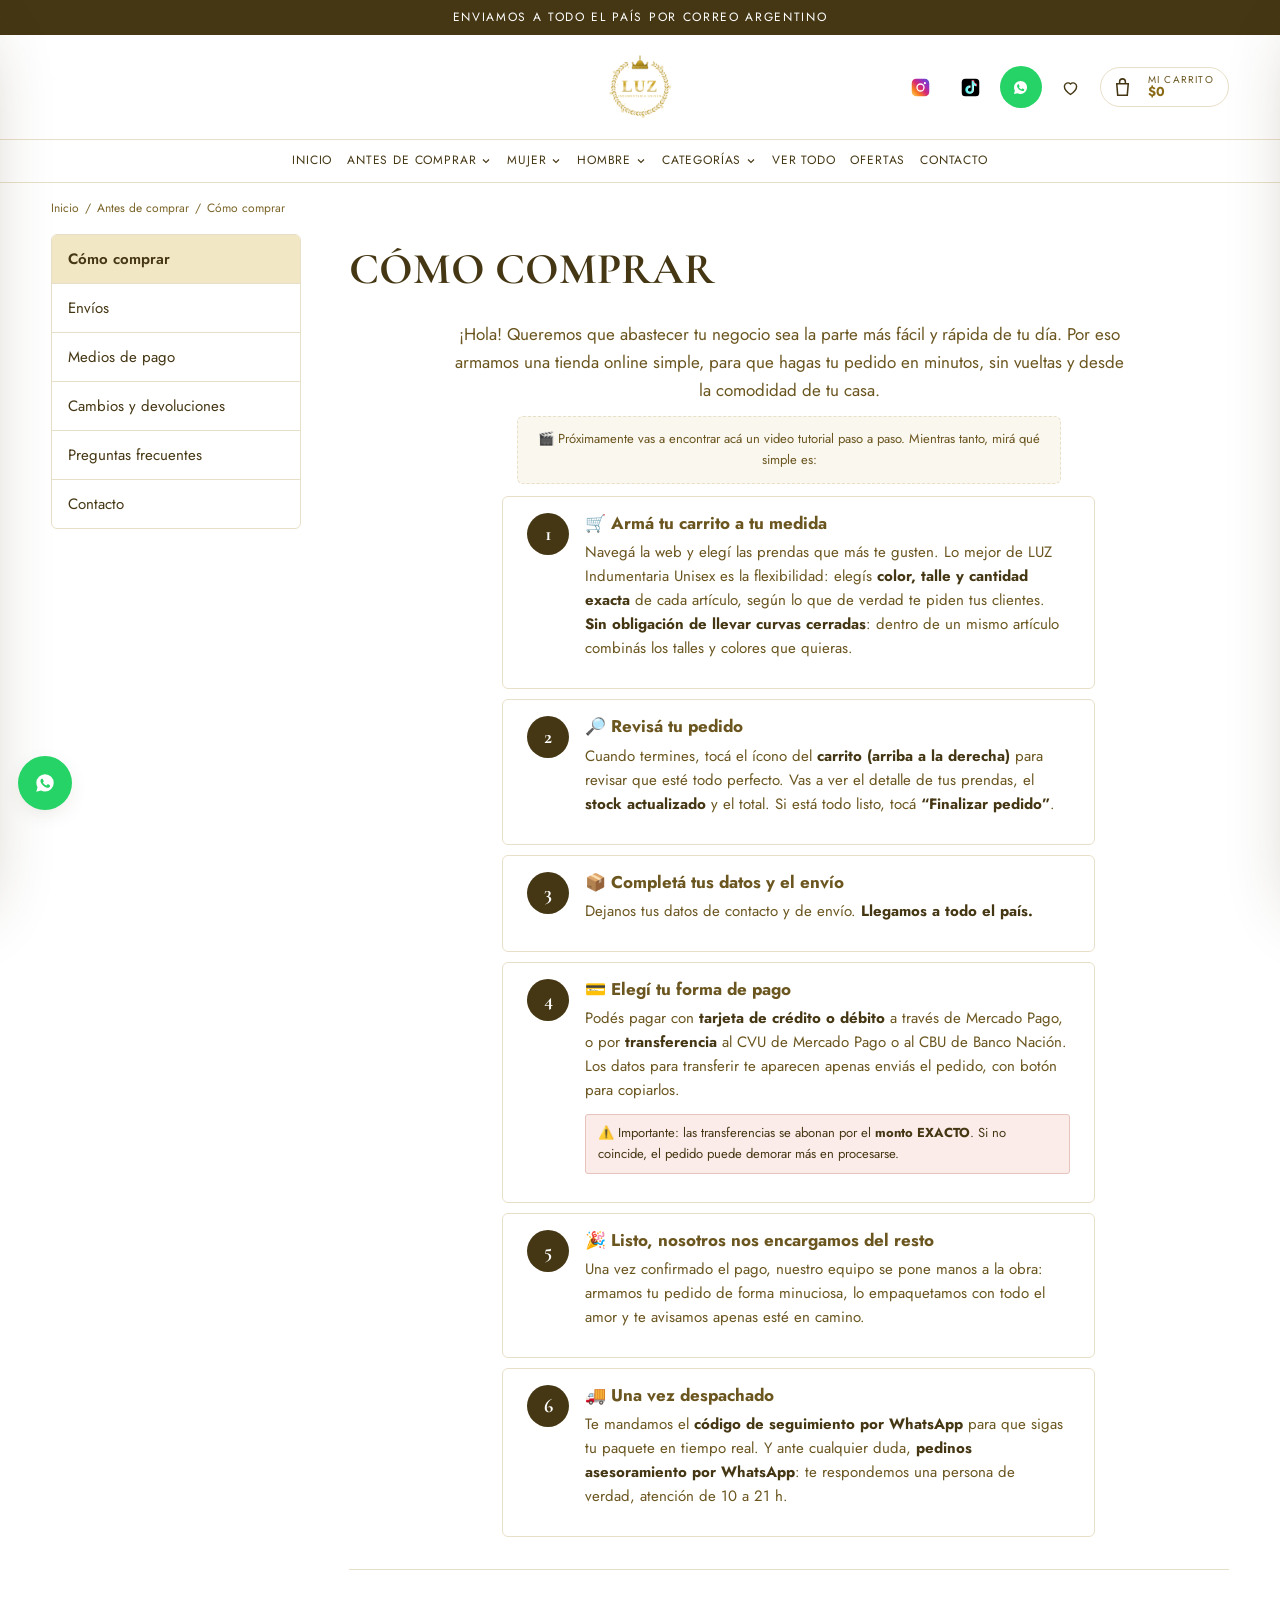
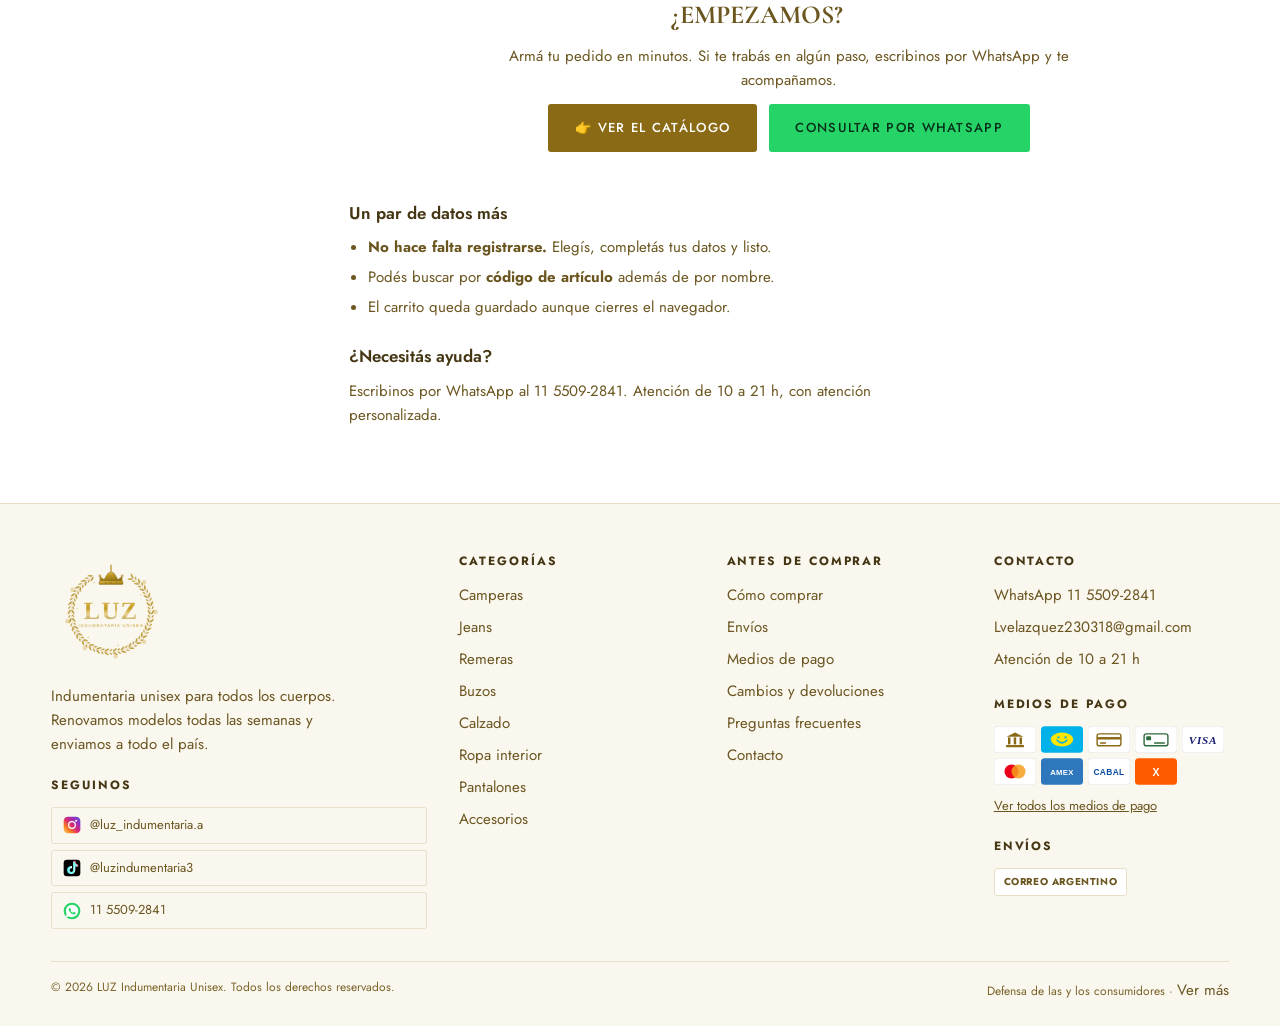
<file: info.html>
<!DOCTYPE html>
<html lang="es-AR">
<head>
  <meta charset="UTF-8">
  <meta name="viewport" content="width=device-width, initial-scale=1">
  <title>Antes de comprar · LUZ Indumentaria Unisex</title>
  <meta name="description" content="Cómo comprar, precios por mayor, envíos, medios de pago, cambios y preguntas frecuentes.">
  <meta name="theme-color" content="#ffffff">
  <link rel="icon" href="img/marca/favicon.svg" type="image/svg+xml">
  <link rel="preconnect" href="https://fonts.googleapis.com">
  <link rel="preconnect" href="https://fonts.gstatic.com" crossorigin>
  <link href="https://fonts.googleapis.com/css2?family=Cormorant+Garamond:wght@400;600;700&family=Jost:wght@300..700&display=swap" rel="stylesheet">
  <link rel="stylesheet" href="css/estilos.css?v=14">
  <style>/* Ocultar badge Netlify */
    a[href*="netlify.com"]{display:none!important}
    [data-netlify-identity-widget]{display:none!important}
  </style>
</head>
<body>
  <a class="salto-contenido" href="#principal">Saltar al contenido</a>
  <div id="header"></div>

  <main id="principal" class="contenedor" style="padding-bottom:4rem">
    <nav class="miga" id="miga" aria-label="Ubicación"></nav>

    <div class="info">
      <nav class="info__menu" id="infoMenu" aria-label="Antes de comprar"></nav>
      <div class="info__cuerpo" id="infoCuerpo"></div>
    </div>
  </main>

  <div id="footer"></div>
  <div id="carrito"></div>

  <script src="data/config.js?v=14"></script>
  <script src="data/productos.js?v=14"></script>
  <script src="js/tienda.js?v=14"></script>
  <script src="js/info.js?v=12"></script>
  <script>
  /* Eliminar badge Netlify */
  (function(){
    function quitarNetlify(){
      document.querySelectorAll("*").forEach(function(el){
        try{
          var s=window.getComputedStyle(el);
          if(s.position==="fixed"&&(
            (el.textContent&&el.textContent.includes("Netlify"))||
            (el.id&&el.id.toLowerCase().includes("netlify"))||
            (el.className&&String(el.className).toLowerCase().includes("netlify"))
          )){el.remove();}
        }catch(e){}
      });
      document.querySelectorAll("iframe,script").forEach(function(el){
        if((el.src||"").includes("netlify")){el.remove();}
      });
    }
    quitarNetlify();
    new MutationObserver(quitarNetlify).observe(document.documentElement,{childList:true,subtree:true});
    setInterval(quitarNetlify,500);
  })();
  </script>
</body>
</html>
</file>
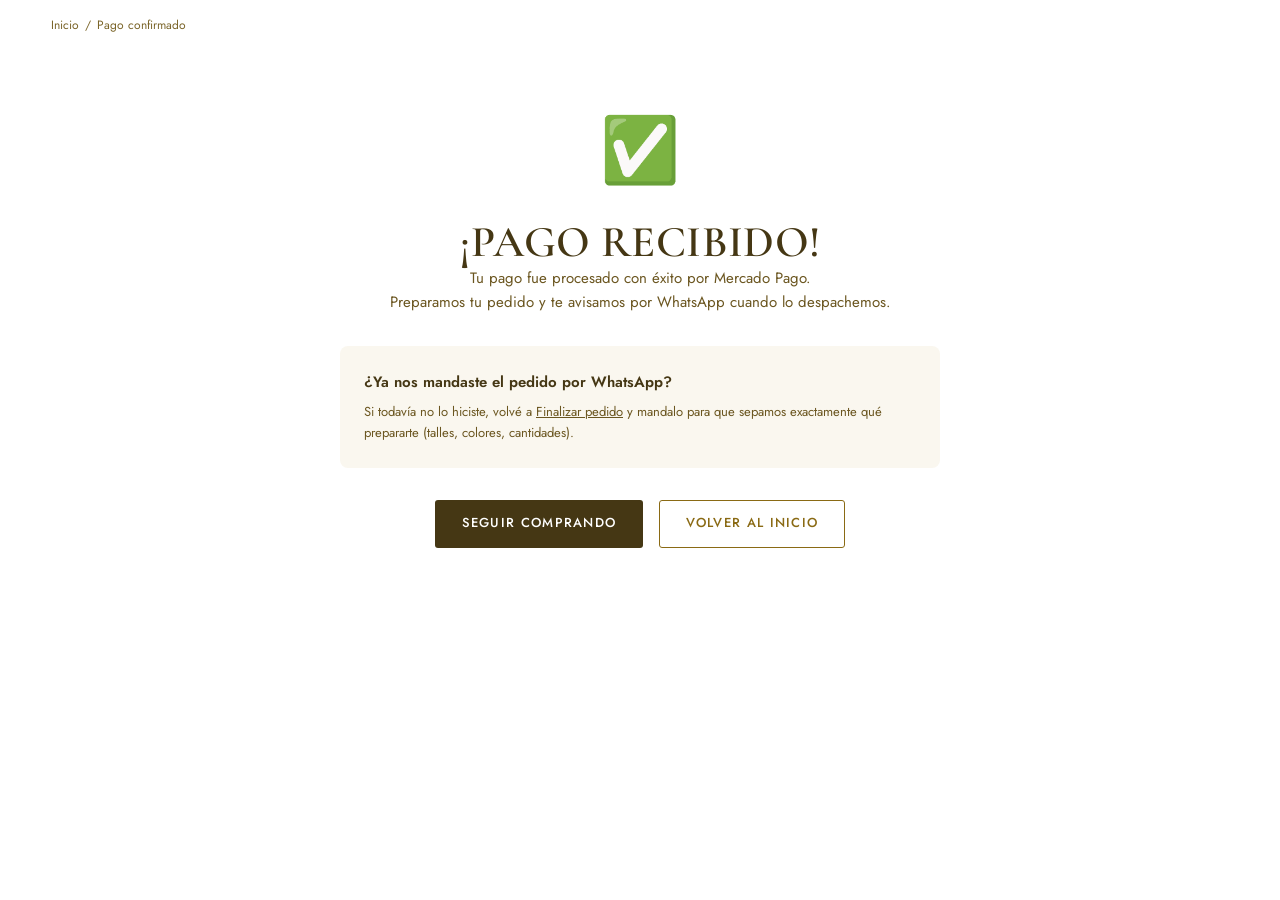
<file: pago-exitoso.html>
<!DOCTYPE html>
<html lang="es-AR">
<head>
  <meta charset="UTF-8">
  <meta name="viewport" content="width=device-width, initial-scale=1">
  <title>Pago confirmado · LUZ Indumentaria Unisex</title>
  <meta name="robots" content="noindex">
  <meta name="theme-color" content="#ffffff">
  <link rel="icon" href="img/marca/favicon.svg" type="image/svg+xml">
  <link rel="preconnect" href="https://fonts.googleapis.com">
  <link rel="preconnect" href="https://fonts.gstatic.com" crossorigin>
  <link href="https://fonts.googleapis.com/css2?family=Cormorant+Garamond:wght@400;600;700&family=Jost:wght@300..700&display=swap" rel="stylesheet">
  <link rel="stylesheet" href="css/estilos.css?v=14">
  <style>/* Ocultar badge Netlify */
    a[href*="netlify.com"]{display:none!important}
    [data-netlify-identity-widget]{display:none!important}
  </style>
</head>
<body>
  <a class="salto-contenido" href="#principal">Saltar al contenido</a>
  <div id="header"></div>

  <main id="principal" class="contenedor" style="padding-bottom:4rem">
    <nav class="miga"><a href="index.html">Inicio</a><span>/</span>Pago confirmado</nav>

    <div style="max-width:600px;margin:3rem auto;text-align:center">
      <div style="font-size:4rem;margin-bottom:1rem">✅</div>
      <h1 class="titulo-seccion">¡Pago recibido!</h1>
      <p style="color:var(--c-tinta-suave);font-size:var(--t-base);margin-bottom:2rem">
        Tu pago fue procesado con éxito por Mercado Pago.<br>
        Preparamos tu pedido y te avisamos por WhatsApp cuando lo despachemos.
      </p>

      <div style="background:var(--c-fondo-alt, #f8f8f8);border-radius:8px;padding:1.5rem;margin-bottom:2rem;text-align:left">
        <p style="margin:0 0 .5rem;font-weight:600">¿Ya nos mandaste el pedido por WhatsApp?</p>
        <p style="margin:0;font-size:var(--t-sm);color:var(--c-tinta-suave)">
          Si todavía no lo hiciste, volvé a <a href="pedido.html" style="text-decoration:underline">Finalizar pedido</a>
          y mandalo para que sepamos exactamente qué prepararte (talles, colores, cantidades).
        </p>
      </div>

      <div style="display:flex;gap:1rem;justify-content:center;flex-wrap:wrap">
        <a class="btn btn--principal" href="catalogo.html">Seguir comprando</a>
        <a class="btn btn--linea" href="index.html">Volver al inicio</a>
      </div>
    </div>
  </main>

  <div id="footer"></div>
  <div id="carrito"></div>

  <script src="data/config.js?v=14"></script>
  <script src="data/productos.js?v=14"></script>
  <script src="js/tienda.js?v=14"></script>
  <script>
  /* Eliminar badge Netlify */
  (function(){
    function quitarNetlify(){
      document.querySelectorAll("*").forEach(function(el){
        try{
          var s=window.getComputedStyle(el);
          if(s.position==="fixed"&&(
            (el.textContent&&el.textContent.includes("Netlify"))||
            (el.id&&el.id.toLowerCase().includes("netlify"))||
            (el.className&&String(el.className).toLowerCase().includes("netlify"))
          )){el.remove();}
        }catch(e){}
      });
      document.querySelectorAll("iframe,script").forEach(function(el){
        if((el.src||"").includes("netlify")){el.remove();}
      });
    }
    quitarNetlify();
    new MutationObserver(quitarNetlify).observe(document.documentElement,{childList:true,subtree:true});
    setInterval(quitarNetlify,500);
  })();
  </script>
</body>
</html>
</file>
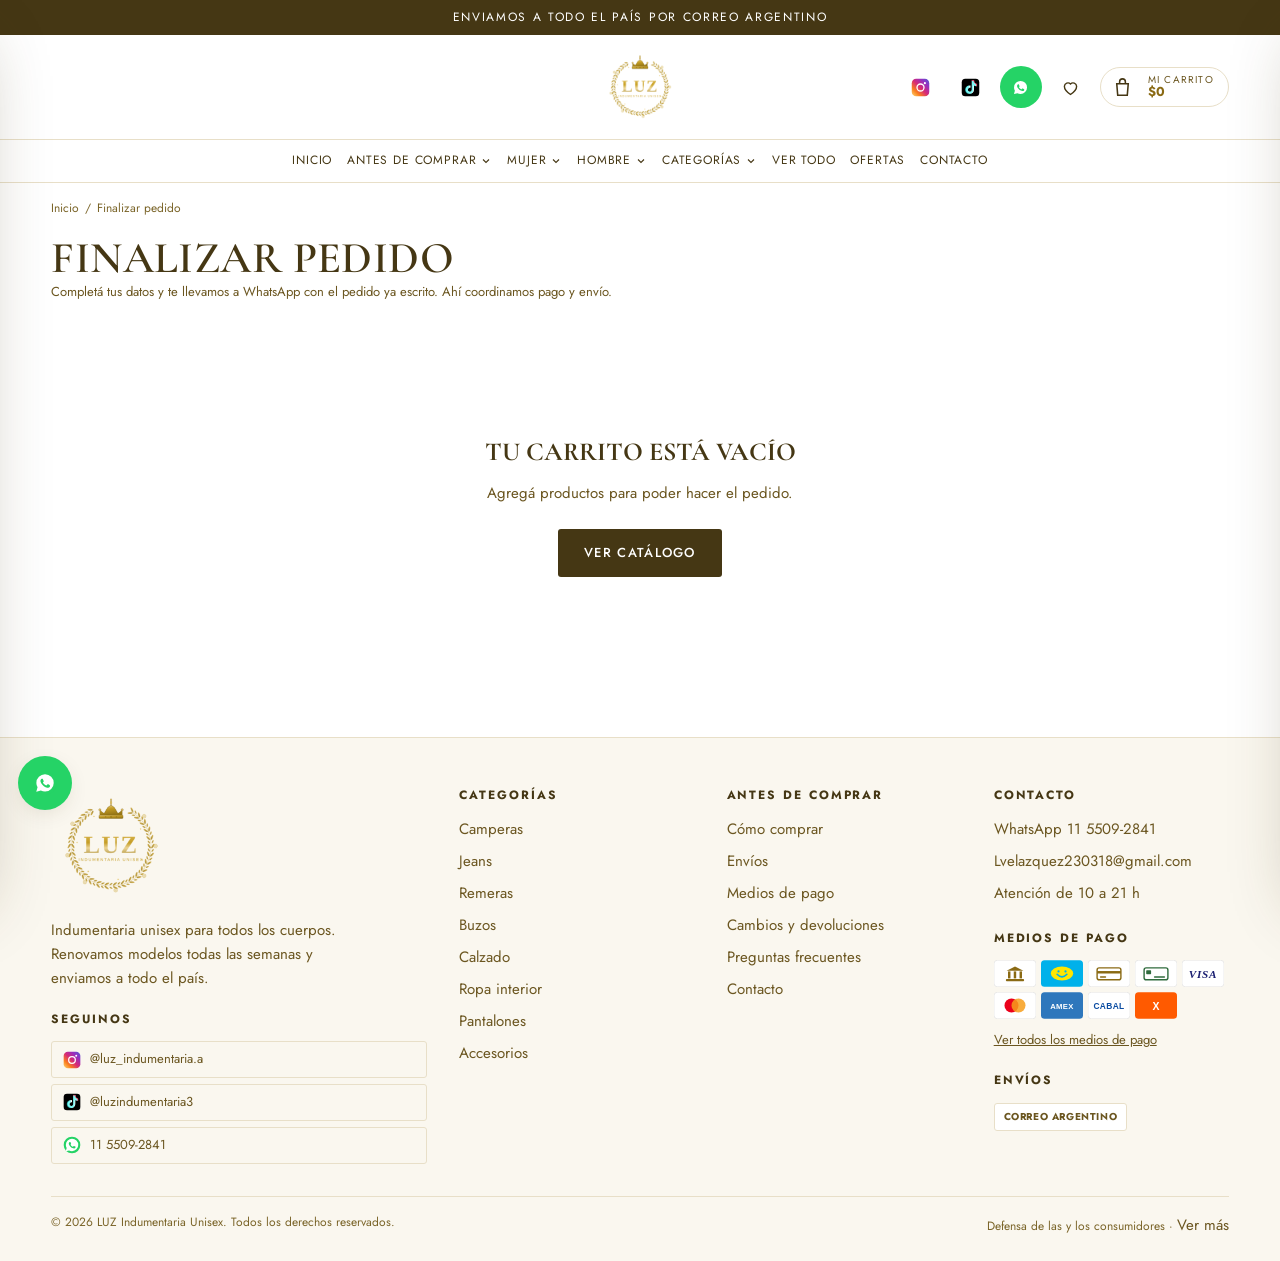
<file: pedido.html>
<!DOCTYPE html>
<html lang="es-AR">
<head>
  <meta charset="UTF-8">
  <meta name="viewport" content="width=device-width, initial-scale=1">
  <title>Finalizar pedido · LUZ Indumentaria Unisex</title>
  <meta name="robots" content="noindex">
  <meta name="theme-color" content="#ffffff">
  <link rel="icon" href="img/marca/favicon.svg" type="image/svg+xml">
  <link rel="preconnect" href="https://fonts.googleapis.com">
  <link rel="preconnect" href="https://fonts.gstatic.com" crossorigin>
  <link href="https://fonts.googleapis.com/css2?family=Cormorant+Garamond:wght@400;600;700&family=Jost:wght@300..700&display=swap" rel="stylesheet">
  <link rel="stylesheet" href="css/estilos.css?v=14">
  <style>/* Ocultar badge Netlify */
    a[href*="netlify.com"]{display:none!important}
    [data-netlify-identity-widget]{display:none!important}
  </style>
</head>
<body>
  <a class="salto-contenido" href="#principal">Saltar al contenido</a>
  <div id="header"></div>

  <main id="principal" class="contenedor" style="padding-bottom:4rem">
    <nav class="miga"><a href="index.html">Inicio</a><span>/</span>Finalizar pedido</nav>

    <div style="margin-bottom:2rem">
      <h1 class="titulo-seccion">Finalizar pedido</h1>
      <p style="color:var(--c-tinta-suave);font-size:var(--t-sm)">
        Completá tus datos y te llevamos a WhatsApp con el pedido ya escrito. Ahí coordinamos pago y envío.
      </p>
    </div>

    <!-- Aparece después de enviar el pedido -->
    <div class="panel-pago" id="panelPago" hidden></div>

    <div id="pedidoVacio" hidden>
      <div class="sin-resultados">
        <h3>Tu carrito está vacío</h3>
        <p>Agregá productos para poder hacer el pedido.</p>
        <p style="margin-top:1.5rem"><a class="btn btn--principal" href="catalogo.html">Ver catálogo</a></p>
      </div>
    </div>

    <form class="checkout" id="formPedido" novalidate>
      <div class="form-grupo">

        <div id="avisoMayorista"></div>

        <fieldset style="border:none;padding:0">
          <legend class="opcion__label" style="margin-bottom:1rem">1 · Tus datos</legend>
          <div class="form-grupo">
            <div class="fila-2">
              <div class="campo">
                <label for="nombre">Nombre y apellido *</label>
                <input id="nombre" name="nombre" autocomplete="name" required>
                <span class="campo__error">Necesitamos tu nombre.</span>
              </div>
              <div class="campo">
                <label for="telefono">Teléfono / WhatsApp *</label>
                <input id="telefono" name="telefono" inputmode="tel" autocomplete="tel" placeholder="11 5555 5555" required>
                <span class="campo__error">Poné un teléfono válido (mínimo 8 dígitos).</span>
              </div>
            </div>
            <div class="campo">
              <label for="email">Email (opcional)</label>
              <input id="email" name="email" type="email" autocomplete="email" placeholder="tu@email.com">
              <span class="campo__error">Ese email no parece válido.</span>
            </div>

            <!-- Solo se muestra en modo mayorista -->
            <div class="fila-2" id="camposComercio">
              <div class="campo">
                <label for="empresa">Nombre del comercio</label>
                <input id="empresa" name="empresa" autocomplete="organization">
                <small>Opcional, nos ayuda a identificar tu cuenta.</small>
              </div>
              <div class="campo">
                <label for="cuit">CUIT / CUIL</label>
                <input id="cuit" name="cuit" inputmode="numeric" placeholder="20-12345678-9">
                <small>Opcional. Necesario solo si pedís factura A.</small>
              </div>
            </div>
          </div>
        </fieldset>

        <fieldset style="border:none;padding:0">
          <legend class="opcion__label" style="margin-bottom:1rem">2 · Entrega</legend>
          <div class="opciones-entrega">
            <label class="opcion-radio">
              <input type="radio" name="entrega" value="envio" checked>
              <span>
                <strong>Envío a domicilio</strong>
                <small id="textoEnvio"></small>
              </span>
            </label>
          </div>

          <div class="form-grupo" id="camposEnvio" style="margin-top:1rem">
            <div id="calcEnvio"></div>
            <div class="campo">
              <label for="transporte">Transporte</label>
              <select id="transporte" name="transporte" class="campo"></select>
            </div>
            <div class="campo">
              <label for="direccion">Dirección (calle, número, piso/depto) *</label>
              <input id="direccion" name="direccion" autocomplete="street-address">
              <span class="campo__error">Completá la dirección de entrega.</span>
            </div>
            <div class="fila-2">
              <div class="campo">
                <label for="localidad">Localidad *</label>
                <input id="localidad" name="localidad" autocomplete="address-level2">
                <span class="campo__error">Completá la localidad.</span>
              </div>
              <div class="campo">
                <label for="cp">Código postal *</label>
                <input id="cp" name="cp" inputmode="numeric" autocomplete="postal-code">
                <span class="campo__error">Completá el código postal.</span>
              </div>
            </div>
          </div>
        </fieldset>

        <fieldset style="border:none;padding:0">
          <legend class="opcion__label" style="margin-bottom:1rem">3 · Comentarios</legend>
          <div class="campo">
            <label for="notas">Notas para el pedido (opcional)</label>
            <textarea id="notas" name="notas" placeholder="Ej: si no estoy, dejar con el encargado."></textarea>
          </div>
        </fieldset>
      </div>

      <!-- Resumen -->
      <aside class="resumen">
        <h2 class="opcion__label" style="margin-bottom:1rem">Tu pedido</h2>
        <div id="resumenItems"></div>
        <div id="resumenTotales"></div>
        <button class="btn btn--wsp btn--bloque" type="submit" id="btnEnviar" style="margin-top:1rem">
          Enviar pedido por WhatsApp
        </button>
        <p class="aviso-envio-wsp">
          Se abre WhatsApp con tu pedido ya escrito.
          <strong>Acordate de tocar el botón de enviar</strong> para que nos llegue.
        </p>

        <!-- Datos de pago visibles directamente -->
        <div id="datosPago" style="margin-top:1.5rem; padding-top:1.5rem; border-top:1px solid var(--c-linea)"></div>
      </aside>
    </form>
  </main>

  <div id="footer"></div>
  <div id="carrito"></div>

  <script src="data/config.js?v=14"></script>
  <script src="data/productos.js?v=14"></script>
  <script src="js/tienda.js?v=14"></script>
  <script src="js/resumen.js?v=12"></script>
  <script src="js/pedido.js?v=12"></script>
  <script>
  /* Eliminar badge Netlify */
  (function(){
    function quitarNetlify(){
      document.querySelectorAll("*").forEach(function(el){
        try{
          var s=window.getComputedStyle(el);
          if(s.position==="fixed"&&(
            (el.textContent&&el.textContent.includes("Netlify"))||
            (el.id&&el.id.toLowerCase().includes("netlify"))||
            (el.className&&String(el.className).toLowerCase().includes("netlify"))
          )){el.remove();}
        }catch(e){}
      });
      document.querySelectorAll("iframe,script").forEach(function(el){
        if((el.src||"").includes("netlify")){el.remove();}
      });
    }
    quitarNetlify();
    new MutationObserver(quitarNetlify).observe(document.documentElement,{childList:true,subtree:true});
    setInterval(quitarNetlify,500);
  })();
  </script>
</body>
</html>
</file>
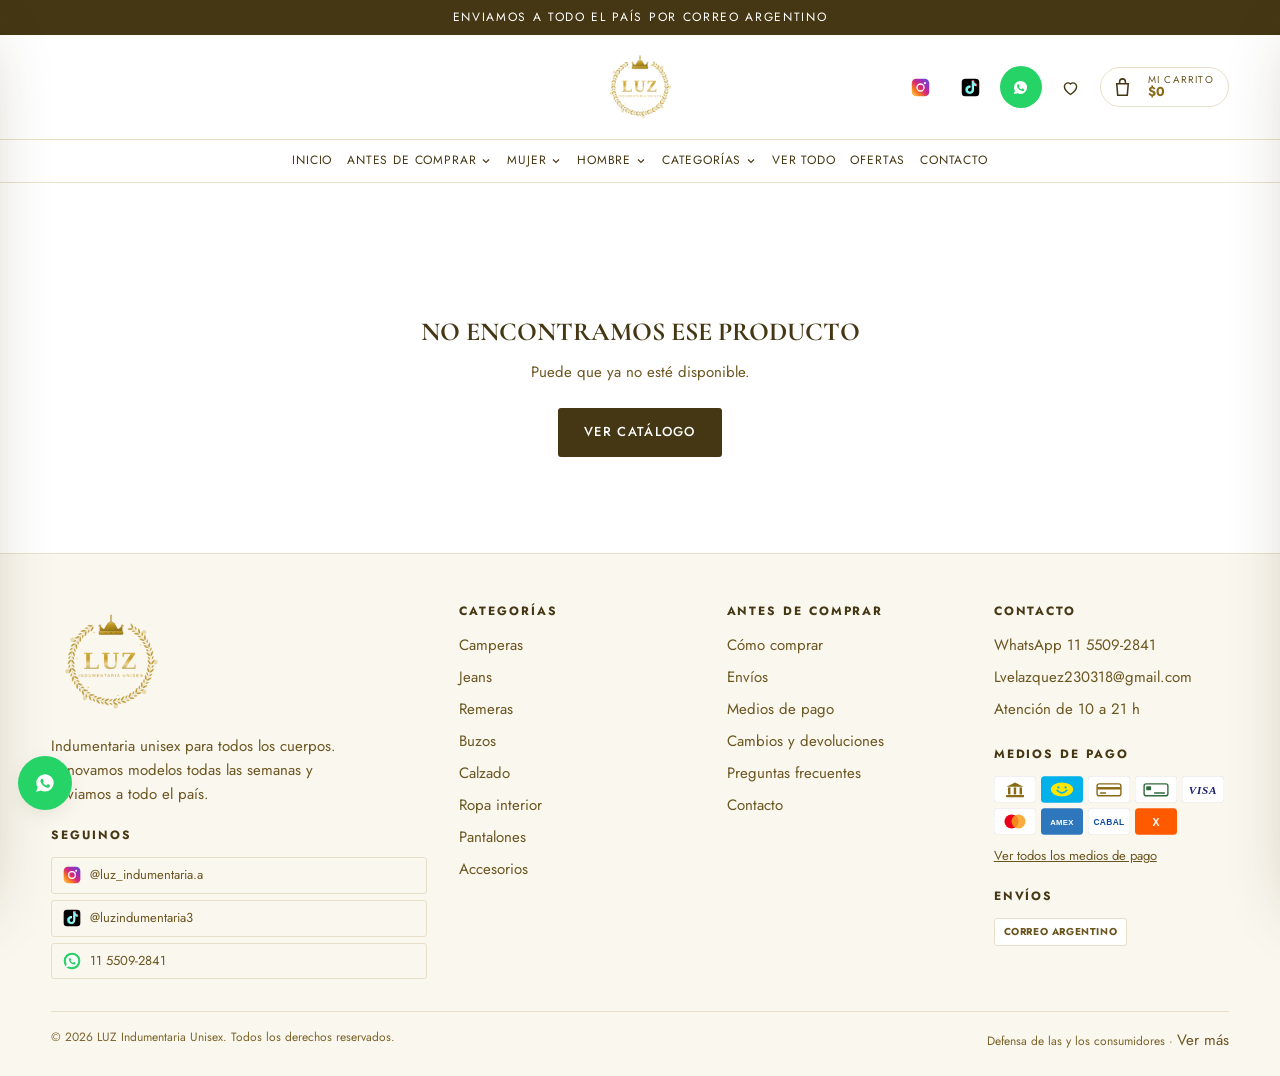
<file: producto.html>
<!DOCTYPE html>
<html lang="es-AR">
<head>
  <meta charset="UTF-8">
  <meta name="viewport" content="width=device-width, initial-scale=1">
  <title>Producto · LUZ Indumentaria Unisex</title>
  <meta name="description" content="Detalle del producto: talles, colores, materiales y guía de medidas.">
  <meta name="theme-color" content="#ffffff">
  <link rel="icon" href="img/marca/favicon.svg" type="image/svg+xml">
  <link rel="preconnect" href="https://fonts.googleapis.com">
  <link rel="preconnect" href="https://fonts.gstatic.com" crossorigin>
  <link href="https://fonts.googleapis.com/css2?family=Cormorant+Garamond:wght@400;600;700&family=Jost:wght@300..700&display=swap" rel="stylesheet">
  <link rel="stylesheet" href="css/estilos.css?v=14">
  <style>/* Ocultar badge Netlify */
    a[href*="netlify.com"]{display:none!important}
    [data-netlify-identity-widget]{display:none!important}
  </style>
</head>
<body>
  <a class="salto-contenido" href="#principal">Saltar al contenido</a>
  <div id="header"></div>

  <main id="principal" class="contenedor">
    <nav class="miga" id="miga" aria-label="Ubicación"></nav>
    <div id="ficha"></div>

    <section class="seccion" id="seccionRelacionados" hidden>
      <div class="seccion__cabecera">
        <div>
          <p class="antetitulo">Te puede gustar</p>
          <h2 class="titulo-seccion">Productos relacionados</h2>
        </div>
      </div>
      <div class="grilla-productos" id="relacionados"></div>
    </section>
  </main>

  <div id="footer"></div>
  <div id="carrito"></div>

  <script src="data/config.js?v=14"></script>
  <script src="data/productos.js?v=14"></script>
  <script src="js/tienda.js?v=14"></script>
  <script src="js/producto.js?v=12"></script>
  <script>
  /* Eliminar badge Netlify */
  (function(){
    function quitarNetlify(){
      document.querySelectorAll("*").forEach(function(el){
        try{
          var s=window.getComputedStyle(el);
          if(s.position==="fixed"&&(
            (el.textContent&&el.textContent.includes("Netlify"))||
            (el.id&&el.id.toLowerCase().includes("netlify"))||
            (el.className&&String(el.className).toLowerCase().includes("netlify"))
          )){el.remove();}
        }catch(e){}
      });
      document.querySelectorAll("iframe,script").forEach(function(el){
        if((el.src||"").includes("netlify")){el.remove();}
      });
    }
    quitarNetlify();
    new MutationObserver(quitarNetlify).observe(document.documentElement,{childList:true,subtree:true});
    setInterval(quitarNetlify,500);
  })();
  </script>
</body>
</html>
</file>
<file: css/estilos.css>
/* ==========================================================================
   TIENDA MAYORISTA / MINORISTA — Hoja de estilos principal
   --------------------------------------------------------------------------
   Paleta: fondo blanco + tipografía dorada oscura.
   Todos los tonos están verificados para que se lean bien (norma WCAG AA):
     texto principal   #453714  → contraste 11.6:1 sobre blanco
     texto secundario  #6B5620  → contraste  7.0:1
     acento / precios  #8A6A14  → contraste  5.1:1
     dorado brillante  #C9A227  → SOLO decorativo (bordes, líneas). Nunca texto.
   ========================================================================== */

/* --------------------------------------------------------------------------
   1. TOKENS DE DISEÑO  (editá acá para re-skinear toda la tienda)
   -------------------------------------------------------------------------- */
:root {
  /* Dorados */
  --c-tinta:        #453714;   /* Texto principal y títulos */
  --c-tinta-suave:  #6B5620;   /* Texto secundario */
  --c-gris:         #7A6428;   /* Texto terciario / metadatos */
  --c-oro:          #C9A227;   /* Dorado brillante: solo decoración */
  --c-oro-claro:    #F2E7C4;   /* Fondos suaves dorados */
  --c-linea:        #E8DFC8;   /* Bordes */
  --c-fondo:        #ffffff;   /* Fondo base */
  --c-fondo-alt:    #FAF7EF;   /* Fondo de secciones alternas */
  --c-acento:       #8A6A14;   /* Botones, precios, links activos */
  --c-acento-osc:   #6B5210;   /* Hover del acento */
  --c-exito:        #2F6B3D;   /* Stock / confirmaciones */
  --c-alerta:       #A32B22;   /* Sin stock / errores / % OFF */
  --c-wsp:          #25d366;   /* Verde WhatsApp */

  /* Tipografía */
  --f-titulo: "Cormorant Garamond", "Bodoni Moda", Georgia, serif;
  --f-texto:  "Jost", "Inter", -apple-system, BlinkMacSystemFont, "Segoe UI", Roboto, Helvetica, Arial, sans-serif;

  /* Escala tipográfica */
  --t-xs:   0.75rem;
  --t-sm:   0.8125rem;
  --t-base: 0.9375rem;
  --t-md:   1.0625rem;
  --t-lg:   clamp(1.25rem, 1rem + 1vw, 1.625rem);
  --t-xl:   clamp(1.75rem, 1.2rem + 2.2vw, 2.75rem);
  --t-2xl:  clamp(2.25rem, 1.4rem + 3.6vw, 4.25rem);

  /* Espaciado */
  --e-1: 0.25rem;  --e-2: 0.5rem;   --e-3: 0.75rem;  --e-4: 1rem;
  --e-5: 1.5rem;   --e-6: 2rem;     --e-7: 3rem;     --e-8: 4rem;
  --e-9: 6rem;

  /* Layout */
  --ancho-max: 1360px;
  --pad-lateral: clamp(1rem, 4vw, 3.5rem);
  --alto-header: 82px;

  /* Formas y sombras */
  --r-sm: 3px;  --r-md: 6px;  --r-lg: 14px;  --r-full: 999px;
  --sombra-sm: 0 1px 2px rgba(69,55,20,.07);
  --sombra-md: 0 6px 24px -8px rgba(69,55,20,.20);
  --sombra-lg: 0 24px 64px -20px rgba(69,55,20,.30);

  /* Movimiento */
  --trans: 220ms cubic-bezier(.4,0,.2,1);
  --trans-lento: 500ms cubic-bezier(.4,0,.2,1);
}

/* --------------------------------------------------------------------------
   2. RESET
   -------------------------------------------------------------------------- */
*, *::before, *::after { box-sizing: border-box; }
* { margin: 0; }

html { -webkit-text-size-adjust: 100%; }
@media (prefers-reduced-motion: reduce) {
  *, *::before, *::after { animation-duration: .01ms !important; transition-duration: .01ms !important; }
}

body {
  font-family: var(--f-texto);
  font-size: var(--t-base);
  line-height: 1.6;
  color: var(--c-tinta);
  background: var(--c-fondo);
  -webkit-font-smoothing: antialiased;
  overflow-x: clip;   /* clip en vez de hidden: no rompe position:sticky */
}

img, picture, video, svg { display: block; max-width: 100%; height: auto; }
button, input, select, textarea { font: inherit; color: inherit; }
button { cursor: pointer; background: none; border: none; padding: 0; }
a { color: inherit; text-decoration: none; }
ul, ol { list-style: none; padding: 0; }
[hidden] { display: none !important; }

:focus-visible { outline: 2px solid var(--c-acento); outline-offset: 3px; border-radius: var(--r-sm); }

.salto-contenido {
  position: absolute; left: -9999px;
  background: var(--c-tinta); color: #fff;
  padding: var(--e-3) var(--e-4); z-index: 999;
}
.salto-contenido:focus { left: var(--e-4); top: var(--e-4); }

.oculto-visual {
  position: absolute; width: 1px; height: 1px;
  padding: 0; overflow: hidden; clip: rect(0,0,0,0); white-space: nowrap; border: 0;
}

/* --------------------------------------------------------------------------
   3. UTILIDADES DE LAYOUT
   -------------------------------------------------------------------------- */
.contenedor {
  width: 100%; max-width: var(--ancho-max);
  margin-inline: auto; padding-inline: var(--pad-lateral);
}

.seccion { padding-block: clamp(2.5rem, 6vw, 5rem); }
.seccion--alt { background: var(--c-fondo-alt); }
.seccion--compacta { padding-block: clamp(1.75rem, 4vw, 3rem); }

.seccion__cabecera {
  display: flex; align-items: end; justify-content: space-between;
  gap: var(--e-4); flex-wrap: wrap; margin-bottom: var(--e-5);
}

/* Título de sección centrado con filete dorado, al estilo de la referencia */
.titulo-seccion {
  font-family: var(--f-titulo);
  font-size: var(--t-xl); font-weight: 600;
  line-height: 1.1; letter-spacing: .01em;
  text-transform: uppercase;
}
.titulo-centrado { text-align: center; width: 100%; margin-bottom: var(--e-6); }
.titulo-centrado .titulo-seccion { display: inline-block; }
.titulo-centrado .titulo-seccion::after {
  content: ""; display: block; height: 2px; margin-top: var(--e-3);
  background: linear-gradient(90deg, transparent, var(--c-oro), transparent);
}

.antetitulo {
  font-size: var(--t-xs); letter-spacing: .2em; text-transform: uppercase;
  color: var(--c-gris); margin-bottom: var(--e-2);
}

.link-flecha {
  font-size: var(--t-sm); letter-spacing: .1em; text-transform: uppercase;
  border-bottom: 1px solid var(--c-oro); padding-bottom: 2px;
  transition: color var(--trans);
}
.link-flecha:hover { color: var(--c-acento); }

.centrado { text-align: center; }

/* --------------------------------------------------------------------------
   4. BOTONES
   -------------------------------------------------------------------------- */
.btn {
  display: inline-flex; align-items: center; justify-content: center; gap: var(--e-2);
  padding: 0.8rem 1.6rem;
  font-size: var(--t-sm); font-weight: 500;
  letter-spacing: .1em; text-transform: uppercase;
  border-radius: var(--r-sm);
  border: 1px solid transparent;
  transition: background var(--trans), color var(--trans), border-color var(--trans), transform var(--trans);
  white-space: nowrap; text-align: center;
}
.btn:active { transform: scale(.98); }
.btn:disabled { opacity: .45; cursor: not-allowed; transform: none; }

.btn--principal { background: var(--c-tinta); color: #fff; }
.btn--principal:hover:not(:disabled) { background: var(--c-acento); }

.btn--acento { background: var(--c-acento); color: #fff; }
.btn--acento:hover:not(:disabled) { background: var(--c-acento-osc); }

.btn--linea { border-color: var(--c-acento); color: var(--c-acento); }
.btn--linea:hover:not(:disabled) { background: var(--c-acento); color: #fff; }

.btn--wsp { background: var(--c-wsp); color: #06301a; }
.btn--wsp:hover:not(:disabled) { filter: brightness(.92); }

.btn--bloque { width: 100%; }
.btn--bloqueado { opacity: .45; pointer-events: none; }
.btn--chico { padding: .5rem .9rem; font-size: var(--t-xs); }
.btn--comprar { background: #1a8c3a; color: #fff; font-weight: 700; }
.btn--comprar:hover:not(:disabled) { background: #15712f; }

/* Modal de pago */
.modal-pago-overlay {
  position: fixed; inset: 0; z-index: 9999;
  background: rgba(0,0,0,.55); display: flex; align-items: center; justify-content: center;
  padding: 16px; animation: fadeInModal .2s ease;
}
@keyframes fadeInModal { from { opacity: 0; } to { opacity: 1; } }
.modal-pago {
  background: #fff; border-radius: 14px; padding: 28px 24px; max-width: 440px; width: 100%;
  position: relative; box-shadow: 0 12px 40px rgba(0,0,0,.25);
}
.modal-pago__cerrar {
  position: absolute; top: 10px; right: 14px; background: none; border: none;
  font-size: 28px; cursor: pointer; color: #666; line-height: 1;
}
.modal-pago__cerrar:hover { color: #000; }
.modal-pago__titulo {
  font-family: 'Jost', sans-serif; font-size: 20px; font-weight: 700;
  text-align: center; margin: 0 0 12px; color: #222;
}
.modal-pago__producto {
  text-align: center; font-size: 14px; color: #444; margin: 0 0 16px;
}
.modal-pago__titular {
  text-align: center; font-size: 13px; color: #666; margin: 0 0 14px;
}
.modal-pago__cuenta {
  border: 1px solid #e0d6c0; border-radius: 10px; padding: 14px; margin-bottom: 12px;
  background: #faf8f3;
}
.modal-pago__entidad {
  font-weight: 700; font-size: 14px; color: #453714; margin-bottom: 8px;
  text-transform: uppercase; letter-spacing: .06em;
}
.modal-pago__fila {
  display: flex; align-items: center; gap: 8px; flex-wrap: wrap;
  padding: 6px 0; border-top: 1px solid #e8e0d0;
}
.modal-pago__etiqueta {
  font-size: 11px; font-weight: 700; text-transform: uppercase;
  letter-spacing: .1em; color: #888; min-width: 36px;
}
.modal-pago__valor {
  flex: 1; font-family: ui-monospace, 'SF Mono', Menlo, Consolas, monospace;
  font-size: 13px; font-weight: 600; color: #222; word-break: break-all;
  background: #fff; padding: 4px 8px; border-radius: 6px;
}
.modal-pago__copiar {
  background: var(--c-acento, #C5A44E); color: #fff; border: none; border-radius: 6px;
  padding: 4px 10px; font-size: 11px; font-weight: 700; cursor: pointer;
  text-transform: uppercase; letter-spacing: .06em;
}
.modal-pago__copiar:hover { filter: brightness(.9); }
.modal-pago__nota {
  text-align: center; font-size: 12px; color: #888; margin: 14px 0 12px;
}
.modal-pago__wsp {
  display: block; text-align: center; background: #25d366; color: #fff;
  padding: 12px; border-radius: 8px; font-weight: 700; font-size: 14px;
  text-decoration: none;
}
.modal-pago__wsp:hover { background: #1fb855; color: #fff; }

/* --------------------------------------------------------------------------
   5. BARRA DE ANUNCIOS ROTATIVA
   -------------------------------------------------------------------------- */
.anuncio {
  background: var(--c-tinta); color: #fff;
  font-size: var(--t-xs); letter-spacing: .14em; text-transform: uppercase;
  text-align: center; padding: var(--e-2) var(--e-4);
  position: relative; overflow: hidden; min-height: 32px;
}
.anuncio__msj {
  display: none;
  animation: aparecer 400ms ease;
}
.anuncio__msj[data-activo="true"] { display: block; }
@keyframes aparecer { from { opacity: 0; transform: translateY(6px); } to { opacity: 1; transform: none; } }

/* --------------------------------------------------------------------------
   6. HEADER + MEGA MENÚ
   -------------------------------------------------------------------------- */
/* El contenedor donde el JS inyecta el encabezado no debe formar caja propia:
   si la forma, el "position: sticky" del header solo funciona mientras ese
   contenedor está en pantalla, y el header se va al bajar la página.        */
#header { display: contents; }

.header {
  position: sticky; top: 0; z-index: 100;
  background: var(--c-fondo);
  border-bottom: 1px solid var(--c-linea);
  /* SIN transform:translateZ(0) — forzaba una capa GPU con el logo de 1800px
     y el navegador tenía que recomponer esa capa en cada frame del scroll */
}

.header__superior {
  display: flex; align-items: center; gap: var(--e-4);
  height: var(--alto-header);
}

/* --- Variante con el logo grande y centrado --------------------------------
   Tres columnas iguales a los costados: así el logo queda centrado de
   verdad, sin importar cuántos botones haya a cada lado.                    */
.header--logo-centrado .header__superior {
  display: grid;
  grid-template-columns: 1fr auto 1fr;
  align-items: center;
  height: auto;
  padding-block: var(--e-3);
  gap: var(--e-3);
}
.header__lado { display: flex; align-items: center; gap: var(--e-2); min-width: 0; }
.header__lado--izq { justify-self: start; }
.header--logo-centrado .header__acciones { justify-self: end; }
.header--logo-centrado .logo { justify-self: center; margin-right: 0; }

.logo--centrado { flex-direction: column; }

/* FIX SCROLL: los logos usan opacity en vez de display:none/block.
   display:none/block fuerza recalcular el layout de TODA la página
   en cada cruce del umbral de scroll. opacity solo cambia la capa
   de pintura, sin mover nada de sitio. */
.logo__img--compacto { opacity: 0; position: absolute; pointer-events: none; }
.logo__img--emblema  { opacity: 1; }

.header--compacto .logo__img--emblema  { opacity: 0; position: absolute; pointer-events: none; }
.header--compacto .logo__img--compacto { opacity: 1; position: static; pointer-events: auto; }
.header--compacto .header__superior { padding-block: var(--e-2); }

.logo {
  display: flex; align-items: center;
  margin-right: auto; color: var(--c-tinta);
  line-height: 1; flex: none;
  position: relative; /* para que los logos con position:absolute queden dentro */
}
.logo__img { width: auto; object-fit: contain; }
/* Si el archivo del logo trae fondo blanco, "multiply" lo funde con el fondo
   crema del pie de página en lugar de dejar un recuadro blanco a la vista. */
.footer .logo__img { mix-blend-mode: multiply; }
/* Respaldo en texto si todavía no está el archivo del logo */
.logo__texto {
  font-family: var(--f-titulo);
  font-size: 1.6rem; font-weight: 700; letter-spacing: .06em;
  text-transform: uppercase;
}
.logo__texto span { color: var(--c-acento); font-size: .55em; letter-spacing: .12em; }
.footer .logo { margin-right: 0; }

.header__acciones { display: flex; align-items: center; gap: var(--e-2); }

.icono-btn {
  width: 42px; height: 42px; border-radius: var(--r-sm);
  display: grid; place-items: center; position: relative;
  transition: background var(--trans);
}
.icono-btn:hover { background: var(--c-fondo-alt); }
.icono-btn svg { width: 21px; height: 21px; stroke: currentColor; fill: none; stroke-width: 1.6; }

/* Botón del carrito: arriba a la derecha, con cantidad y total visibles */
.carrito-btn {
  display: flex; align-items: center; gap: 14px;
  padding: 6px 14px 6px 10px; border-radius: var(--r-full);
  border: 1px solid var(--c-linea); background: var(--c-fondo);
  transition: border-color var(--trans), background var(--trans);
}
.carrito-btn:hover { border-color: var(--c-acento); background: var(--c-fondo-alt); }
.carrito-btn[data-lleno="true"] { border-color: var(--c-acento); background: var(--c-oro-claro); }
.carrito-btn__icono { position: relative; display: grid; place-items: center; }
.carrito-btn__icono svg { width: 23px; height: 23px; stroke: var(--c-tinta); fill: none; stroke-width: 1.6; }
.carrito-btn__texto { display: flex; flex-direction: column; align-items: flex-start; line-height: 1.15; }
.carrito-btn__texto > span {
  font-size: 10px; letter-spacing: .12em; text-transform: uppercase; color: var(--c-tinta-suave);
}
.carrito-btn__texto strong { font-size: var(--t-sm); font-weight: 700; color: var(--c-acento); }

.burbuja {
  position: absolute; top: 2px; right: 2px;
  min-width: 18px; height: 18px; padding: 0 5px;
  background: var(--c-acento); color: #fff;
  font-size: 10px; font-weight: 700; line-height: 18px;
  border-radius: var(--r-full); text-align: center;
}
.burbuja[data-vacio="true"] { display: none; }
.carrito-btn__icono .burbuja { top: -6px; right: -8px; }

/* Selector Minorista / Mayorista */
.modo-precio {
  display: inline-flex; border: 1px solid var(--c-linea);
  border-radius: var(--r-full); overflow: hidden; background: var(--c-fondo);
}
.modo-precio button {
  padding: .4rem .85rem; font-size: var(--t-xs);
  letter-spacing: .08em; text-transform: uppercase;
  color: var(--c-tinta-suave); transition: background var(--trans), color var(--trans);
}
.modo-precio button[aria-pressed="true"] { background: var(--c-tinta); color: #fff; }

/* Barra de navegación con categorías */
.header__nav { border-top: 1px solid var(--c-linea); background: var(--c-fondo); }
.nav {
  display: flex; align-items: center; justify-content: center;
  gap: clamp(.5rem, 1.15vw, 1.25rem); flex-wrap: wrap;
}
.nav > li { position: relative; }
.nav > li > a, .nav > li > button {
  display: flex; align-items: center; gap: 4px;
  padding: .7rem 0; font-size: var(--t-xs);
  letter-spacing: .07em; text-transform: uppercase; white-space: nowrap;
  color: var(--c-tinta); transition: color var(--trans);
}
.nav > li > a:hover, .nav > li > button:hover,
.nav > li > a[aria-current="page"] { color: var(--c-acento); }
.nav svg.flecha { width: 12px; height: 12px; stroke: currentColor; fill: none; stroke-width: 2.2; transition: transform var(--trans); }
.nav > li[data-abierto="true"] svg.flecha { transform: rotate(180deg); }

.submenu {
  position: absolute; top: 100%; left: 50%; transform: translateX(-50%) translateY(6px);
  min-width: 230px; padding: var(--e-3) 0;
  background: var(--c-fondo); border: 1px solid var(--c-linea);
  border-top: 2px solid var(--c-oro);
  box-shadow: var(--sombra-md); border-radius: 0 0 var(--r-md) var(--r-md);
  opacity: 0; visibility: hidden; transition: opacity var(--trans), visibility var(--trans), transform var(--trans); z-index: 60;
}
.nav > li:hover > .submenu,
.nav > li[data-abierto="true"] > .submenu { opacity: 1; visibility: visible; transform: translateX(-50%) translateY(0); }
.submenu a {
  display: block; padding: .5rem var(--e-4);
  font-size: var(--t-base); color: var(--c-tinta-suave);
  transition: background var(--trans), color var(--trans), padding-left var(--trans); white-space: nowrap;
}
.submenu a:hover { background: var(--c-fondo-alt); color: var(--c-acento); padding-left: calc(var(--e-4) + 4px); }
.submenu__titulo {
  padding: .25rem var(--e-4) .5rem; font-size: var(--t-xs);
  letter-spacing: .16em; text-transform: uppercase; color: var(--c-gris);
  border-bottom: 1px solid var(--c-linea); margin-bottom: var(--e-2);
}

/* Mega menú de categorías: varias columnas con sus subcategorías */
.submenu--mega {
  width: min(920px, calc(100vw - 3rem));
  padding: var(--e-5);
  display: grid; grid-template-columns: repeat(4, 1fr); gap: var(--e-4) var(--e-5);
}
.submenu--mega .mega-col > a:first-child {
  display: block; padding: 0 0 6px; font-size: var(--t-sm); font-weight: 600;
  letter-spacing: .08em; text-transform: uppercase; color: var(--c-tinta);
  border-bottom: 1px solid var(--c-linea); margin-bottom: 6px;
}
.submenu--mega .mega-col > a:first-child:hover { padding-left: 0; background: none; }
.submenu--mega .mega-col ul a { padding: 3px 0; font-size: var(--t-sm); }
.submenu--mega .mega-col ul a:hover { background: none; padding-left: 4px; }
.submenu--mega .mega-pie {
  grid-column: 1 / -1; border-top: 1px solid var(--c-linea);
  padding-top: var(--e-3); display: flex; gap: var(--e-4); flex-wrap: wrap;
}
.submenu--mega .mega-pie a { padding: 0; font-weight: 600; color: var(--c-acento); }
.submenu--mega .mega-pie a:hover { background: none; padding-left: 0; }

.btn-menu { display: none; }

/* --------------------------------------------------------------------------
   7. SLIDER DE BANNERS
   -------------------------------------------------------------------------- */
.slider { position: relative; overflow: hidden; background: var(--c-fondo-alt); transform: translateZ(0); }
.slider__pista { display: flex; transition: transform var(--trans-lento); will-change: transform; }
.slide {
  position: relative; flex: 0 0 100%;
  min-height: clamp(320px, 46vw, 560px);
  display: grid; place-items: center; text-align: center;
}
.slide img { position: absolute; inset: 0; width: 100%; height: 100%; object-fit: cover; }
.slide::after { content: ""; position: absolute; inset: 0; background: rgba(69,55,20,.34); }
.slide--sin-foto::after { background: none; }
.slide--sin-foto {
  background: linear-gradient(135deg, #FBF7EA 0%, #F0E4C4 45%, #E3D2A2 100%);
}
.slide__contenido {
  position: relative; z-index: 2; padding: var(--e-8) var(--pad-lateral); max-width: 640px;
}
.slide:not(.slide--sin-foto) .slide__contenido { color: #fff; }
.slide__titulo {
  font-family: var(--f-titulo); font-size: var(--t-2xl); font-weight: 700;
  line-height: 1.03; text-transform: uppercase; margin-bottom: var(--e-3);
}
.slide__bajada { font-size: var(--t-md); margin-bottom: var(--e-5); }
.slide--sin-foto .slide__titulo { color: var(--c-tinta); }
.slide--sin-foto .slide__bajada { color: var(--c-tinta-suave); }
.slide--sin-foto .antetitulo { color: var(--c-acento); }

.slider__flecha {
  position: absolute; top: 50%; transform: translateY(-50%); z-index: 3;
  width: 44px; height: 44px; border-radius: var(--r-full);
  background: rgba(255,255,255,.85); display: grid; place-items: center;
  box-shadow: var(--sombra-sm); transition: background var(--trans);
}
.slider__flecha:hover { background: #fff; }
.slider__flecha svg { width: 20px; height: 20px; stroke: var(--c-tinta); fill: none; stroke-width: 2; }
.slider__flecha--prev { left: 14px; }
.slider__flecha--next { right: 14px; }

.slider__puntos { position: absolute; bottom: 16px; left: 50%; transform: translateX(-50%); z-index: 3; display: flex; gap: 8px; }
.slider__puntos button {
  width: 9px; height: 9px; border-radius: var(--r-full);
  background: rgba(69,55,20,.28); transition: background var(--trans), transform var(--trans);
}
.slider__puntos button[aria-current="true"] { background: var(--c-acento); width: 26px; }

/* --------------------------------------------------------------------------
   7.b BANDA DE CONDICIONES DE COMPRA (los dos mínimos)
   -------------------------------------------------------------------------- */
.condiciones { background: var(--c-oro-claro); border-bottom: 1px solid var(--c-linea); }
.condiciones__grilla {
  display: grid; grid-template-columns: repeat(auto-fit, minmax(260px, 1fr));
  gap: 1px; background: var(--c-linea);
}
.condicion {
  display: flex; flex-direction: column; align-items: center; text-align: center;
  gap: 2px; padding: var(--e-4) var(--e-3);
  background: var(--c-oro-claro); transition: background var(--trans);
}
.condicion:hover { background: #FBF3DC; }
.condicion__etiqueta {
  font-size: var(--t-xs); letter-spacing: .16em; text-transform: uppercase;
  color: var(--c-tinta-suave);
}
.condicion__monto {
  font-family: var(--f-titulo); font-size: clamp(1.5rem, 1rem + 1.6vw, 2.1rem);
  font-weight: 700; line-height: 1.1; color: var(--c-tinta);
}
.condicion__detalle { font-size: var(--t-xs); color: var(--c-tinta-suave); }

/* --------------------------------------------------------------------------
   8. TIRA DE BENEFICIOS
   -------------------------------------------------------------------------- */
.beneficios {
  display: grid; gap: var(--e-4);
  grid-template-columns: repeat(auto-fit, minmax(200px, 1fr));
  padding-block: var(--e-6);
}
.beneficio { display: flex; gap: var(--e-3); align-items: flex-start; }
.beneficio svg { width: 26px; height: 26px; flex: none; stroke: var(--c-acento); fill: none; stroke-width: 1.5; }
.beneficio h3 { font-size: var(--t-sm); font-weight: 600; letter-spacing: .06em; text-transform: uppercase; }
.beneficio p { font-size: var(--t-xs); color: var(--c-tinta-suave); }

/* --------------------------------------------------------------------------
   8.b SECCIONES DESTACADAS (Mujer · Hombre · Ofertas)
   -------------------------------------------------------------------------- */
.grilla-secciones {
  display: grid; gap: var(--e-4);
  grid-template-columns: repeat(3, 1fr);
}
.seccion-card {
  position: relative; overflow: hidden;
  aspect-ratio: 16/7; min-height: 150px;
  border-radius: var(--r-md); border: 1px solid var(--c-linea);
  display: flex; align-items: flex-end;
  transition: box-shadow var(--trans), border-color var(--trans);
}
.seccion-card:hover { box-shadow: var(--sombra-md); border-color: var(--c-oro); }
.seccion-card img { position: absolute; inset: 0; width: 100%; height: 100%; object-fit: cover; }
.seccion-card:hover img { transform: scale(1.05); }
.seccion-card::after {
  content: ""; position: absolute; inset: 0;
  background: linear-gradient(180deg, transparent 35%, rgba(45,35,10,.76));
}
.seccion-card:not(:has(img))::after { background: linear-gradient(180deg, transparent 30%, rgba(45,35,10,.7)); }

/* Fondos provisorios mientras no hay foto: cada sección con su matiz */
.seccion-card--mujer:not(:has(img))  { background: linear-gradient(140deg, #FBF3E2, #E6CFA6); }
.seccion-card--hombre:not(:has(img)) { background: linear-gradient(140deg, #F4F1E6, #CFC49E); }
.seccion-card--oferta:not(:has(img)) { background: linear-gradient(140deg, #F6E4DE, #D9A48F); }

.seccion-card__texto { position: relative; z-index: 1; padding: var(--e-4); color: #fff; width: 100%; }
.seccion-card__texto strong {
  display: block; font-family: var(--f-titulo);
  font-size: var(--t-lg); font-weight: 700; text-transform: uppercase; line-height: 1.1;
}
.seccion-card__texto span { font-size: var(--t-xs); letter-spacing: .14em; text-transform: uppercase; opacity: .9; }

/* --------------------------------------------------------------------------
   9. FICHAS DE CATEGORÍA
   -------------------------------------------------------------------------- */
.grilla-categorias {
  display: grid; gap: var(--e-4);
  grid-template-columns: repeat(4, 1fr);
}
.cat-card {
  position: relative; aspect-ratio: 4/5; overflow: hidden;
  border-radius: var(--r-md); background: var(--c-fondo-alt);
  display: flex; align-items: flex-end; border: 1px solid var(--c-linea);
}
.cat-card img { position: absolute; inset: 0; width: 100%; height: 100%; object-fit: cover; }
.cat-card:hover img { transform: scale(1.06); }
.cat-card::after {
  content: ""; position: absolute; inset: 0;
  background: linear-gradient(180deg, transparent 45%, rgba(45,35,10,.78));
}
.cat-card:not(:has(img))::after { background: linear-gradient(180deg, transparent 40%, rgba(45,35,10,.72)); }
.cat-card:not(:has(img)) { background: linear-gradient(150deg, #FBF7EA, #E3D2A2); }
.cat-card__texto { position: relative; z-index: 1; padding: var(--e-4); color: #fff; width: 100%; }
.cat-card__texto h3 { font-family: var(--f-titulo); font-size: var(--t-lg); font-weight: 600; text-transform: uppercase; line-height: 1.1; }
.cat-card__texto span { font-size: var(--t-xs); letter-spacing: .14em; text-transform: uppercase; opacity: .9; }

/* --------------------------------------------------------------------------
   10. TARJETA DE PRODUCTO
   -------------------------------------------------------------------------- */
.grilla-productos {
  display: grid; gap: clamp(.75rem, 1.8vw, 1.5rem);
  grid-template-columns: repeat(auto-fill, minmax(min(230px, 100%), 1fr));
}
/* min-width:0 evita que un texto largo estire la grilla y desborde la pantalla */
.grilla-productos > * { min-width: 0; }

.producto {
  position: relative; display: flex; flex-direction: column;
  border: 1px solid var(--c-linea); border-radius: var(--r-md);
  padding: var(--e-3); background: var(--c-fondo);
  transition: box-shadow var(--trans), border-color var(--trans);
}
.producto:hover { box-shadow: var(--sombra-md); border-color: var(--c-oro); }

.producto__media {
  position: relative; aspect-ratio: 3/4; overflow: hidden;
  border-radius: var(--r-sm); background: var(--c-fondo-alt);
  margin-bottom: var(--e-3);
}
.producto__media img { width: 100%; height: 100%; object-fit: cover; }
.producto__media img.es-principal { transition: transform var(--trans); }
.producto__media img.es-hover { transition: opacity var(--trans); }
.producto__media img.es-hover { position: absolute; inset: 0; opacity: 0; }
.producto:hover .producto__media img.es-hover { opacity: 1; }
.producto:hover .producto__media img.es-principal { transform: scale(1.04); }

/* ------------------------------------------------- Carrusel de la tarjeta
   Varias fotos dentro del mismo recuadro. Se desliza con el dedo en el
   celular (scroll horizontal nativo) y con flechas en la computadora.   */
.carrusel { position: absolute; inset: 0; }

.carrusel__pista {
  display: flex; height: 100%;
  overflow-x: auto; overflow-y: hidden;
  scroll-snap-type: x mandatory;
  scrollbar-width: none; -ms-overflow-style: none;
  overscroll-behavior-x: contain;
  contain: layout style;
}
.carrusel__pista::-webkit-scrollbar { display: none; }

.carrusel__slide {
  flex: 0 0 100%; height: 100%;
  scroll-snap-align: center; scroll-snap-stop: always;
  display: block;
}
.carrusel__slide img { width: 100%; height: 100%; object-fit: cover; }
/* dentro del carrusel no hay zoom al pasar el mouse: molesta al deslizar */
.producto:hover .carrusel__slide img { transform: none; }

.carrusel__flecha {
  position: absolute; top: 50%; transform: translateY(-50%); z-index: 3;
  width: 34px; height: 34px; display: grid; place-items: center;
  border: 1px solid var(--c-linea); border-radius: 50%;
  background: rgba(255,255,255,.92); color: var(--c-tinta);
  cursor: pointer; padding: 0;
  opacity: 0; transition: opacity var(--trans), background var(--trans);
}
.carrusel__flecha svg { width: 18px; height: 18px; fill: none; stroke: currentColor; stroke-width: 2; }
.carrusel__flecha--izq { left: 8px; }
.carrusel__flecha--der { right: 8px; }
.carrusel__flecha:hover { background: #fff; border-color: var(--c-oro); }
.producto:hover .carrusel__flecha,
.carrusel__flecha:focus-visible { opacity: 1; }
.carrusel__flecha[hidden] { display: none; }

.carrusel__puntos {
  position: absolute; left: 0; right: 0; bottom: 8px; z-index: 3;
  display: flex; justify-content: center; gap: 6px;
  padding: 0 46px; /* deja libre la esquina donde va el contador */
}
.carrusel__punto {
  width: 7px; height: 7px; padding: 0; border-radius: 50%;
  border: 1px solid rgba(0,0,0,.25); background: rgba(255,255,255,.85);
  cursor: pointer; transition: background var(--trans), transform var(--trans);
}
.carrusel__punto[aria-current="true"] { background: var(--c-tinta); transform: scale(1.25); }

.carrusel__contador {
  position: absolute; bottom: 6px; right: 8px; z-index: 3;
  font-size: 11px; font-weight: 600; letter-spacing: .04em;
  padding: 3px 8px; border-radius: 999px;
  background: rgba(255,255,255,.9); color: var(--c-tinta);
  border: 1px solid var(--c-linea);
}

/* En pantallas táctiles las flechas no sirven: se desliza con el dedo */
@media (hover: none) {
  .carrusel__flecha { display: none; }
}

.producto__media--vacio {
  display: grid; place-items: center;
  border: 1px dashed var(--c-linea);
  color: var(--c-gris); font-size: var(--t-xs);
  letter-spacing: .14em; text-transform: uppercase; text-align: center; padding: var(--e-3);
}

.etiquetas { position: absolute; top: var(--e-2); left: var(--e-2); z-index: 2; display: flex; flex-direction: column; gap: 4px; align-items: flex-start; }
.etiqueta {
  font-size: 10px; font-weight: 700; letter-spacing: .1em; text-transform: uppercase;
  padding: 4px 8px; border-radius: var(--r-sm);
  background: var(--c-tinta); color: #fff;
}
.etiqueta--oferta { background: var(--c-alerta); color: #fff; }
.etiqueta--nuevo  { background: var(--c-acento); color: #fff; }
.etiqueta--agotado{ background: var(--c-gris);  color: #fff; }

.btn-favorito {
  position: absolute; top: var(--e-2); right: var(--e-2); z-index: 2;
  width: 34px; height: 34px; border-radius: var(--r-full);
  background: rgba(255,255,255,.9); display: grid; place-items: center;
  opacity: 0; transition: opacity var(--trans);
}
.producto:hover .btn-favorito, .btn-favorito[aria-pressed="true"] { opacity: 1; }
.btn-favorito svg { width: 17px; height: 17px; stroke: var(--c-tinta); fill: none; stroke-width: 1.7; }
.btn-favorito[aria-pressed="true"] svg { fill: var(--c-acento); stroke: var(--c-acento); }
@media (hover: none) { .btn-favorito { opacity: 1; } }

.producto__codigo { font-size: var(--t-xs); letter-spacing: .1em; color: var(--c-gris); }
.producto__nombre {
  font-size: var(--t-base); font-weight: 500; line-height: 1.32;
  margin-block: 2px 6px; text-transform: uppercase; letter-spacing: .01em;
}
.producto__nombre a:hover { color: var(--c-acento); }

/* Bloque de precios (minorista / mayorista) */
.producto__talles {
  font-size: var(--t-xs); color: var(--c-tinta-suave);
  margin-bottom: 6px; line-height: 1.45;
}
.producto__talles span { display: block; font-weight: 600; color: var(--c-tinta); }
.producto__talles > span + span { font-weight: 400; color: var(--c-tinta-suave); }

.precios { display: flex; align-items: baseline; gap: var(--e-2); flex-wrap: wrap; }
.precio { font-size: var(--t-md); font-weight: 700; color: var(--c-acento); }
.precio--tachado { font-size: var(--t-sm); font-weight: 400; color: var(--c-gris); text-decoration: line-through; }
.precio--desc { font-size: var(--t-xs); font-weight: 700; color: var(--c-alerta); }
.cuotas { font-size: var(--t-xs); color: var(--c-tinta-suave); margin-top: 2px; }

.precio-alterno {
  margin-top: 6px; padding: 5px 8px; border-radius: var(--r-sm);
  background: var(--c-fondo-alt); border: 1px solid var(--c-linea);
  font-size: var(--t-xs); color: var(--c-tinta-suave); line-height: 1.35;
}
.precio-alterno strong { color: var(--c-tinta); font-weight: 700; }

.swatches { display: flex; gap: 5px; margin-top: var(--e-2); flex-wrap: wrap; }
.swatch { width: 14px; height: 14px; border-radius: var(--r-full); border: 1px solid var(--c-linea); }

.producto__acciones { display: grid; gap: 6px; margin-top: var(--e-3); }

/* --------------------------------------------------------------------------
   11. CATÁLOGO
   -------------------------------------------------------------------------- */
.catalogo { display: grid; grid-template-columns: 250px minmax(0, 1fr); gap: clamp(1.25rem, 2.6vw, 2.5rem); align-items: start; }
.catalogo > * { min-width: 0; }

.filtros {
  position: sticky; top: calc(var(--alto-header) + var(--e-3));
  max-height: calc(100vh - var(--alto-header) - 2rem);
  overflow-y: auto; padding-right: var(--e-2);
}
.filtros__grupo { border-bottom: 1px solid var(--c-linea); padding-block: var(--e-4); }
.filtros__grupo:first-of-type { padding-top: 0; }
.filtros__titulo {
  width: 100%; display: flex; align-items: center; justify-content: space-between;
  font-size: var(--t-sm); font-weight: 600; letter-spacing: .1em; text-transform: uppercase;
}
.filtros__titulo svg { width: 14px; height: 14px; stroke: currentColor; fill: none; stroke-width: 2; transition: transform var(--trans); }
.filtros__grupo[data-abierto="false"] .filtros__titulo svg { transform: rotate(-90deg); }
.filtros__grupo[data-abierto="false"] .filtros__cuerpo { display: none; }
.filtros__cuerpo { padding-top: var(--e-3); display: flex; flex-direction: column; gap: var(--e-2); }

/* Árbol de categorías con subcategorías */
.arbol-cat > li > a {
  display: flex; justify-content: space-between; gap: var(--e-2);
  padding: 5px 0; font-size: var(--t-base); color: var(--c-tinta);
  transition: color var(--trans);
}
.arbol-cat > li > a:hover { color: var(--c-acento); }
.arbol-cat > li > a[aria-current="true"] { color: var(--c-acento); font-weight: 600; }
.arbol-cat__conteo { font-size: var(--t-xs); color: var(--c-gris); }
.arbol-cat ul { padding-left: var(--e-3); border-left: 1px solid var(--c-linea); margin-bottom: var(--e-2); }
.arbol-cat ul a { display: block; padding: 3px 0; font-size: var(--t-sm); color: var(--c-tinta-suave); }
.arbol-cat ul a:hover { color: var(--c-acento); }
.arbol-cat ul a[aria-current="true"] { color: var(--c-acento); font-weight: 600; }

.check { display: flex; align-items: center; gap: var(--e-2); font-size: var(--t-base); cursor: pointer; }
.check input { width: 16px; height: 16px; accent-color: var(--c-acento); cursor: pointer; }
.check__conteo { margin-left: auto; font-size: var(--t-xs); color: var(--c-gris); }

.chips-talle { display: flex; flex-wrap: wrap; gap: 6px; }
.chip-talle {
  min-width: 42px; padding: 6px 10px; text-align: center;
  border: 1px solid var(--c-linea); border-radius: var(--r-sm);
  font-size: var(--t-xs); font-weight: 500; letter-spacing: .06em; transition: background var(--trans), color var(--trans), border-color var(--trans);
}
.chip-talle:hover { border-color: var(--c-acento); }
.chip-talle[aria-pressed="true"] { background: var(--c-tinta); color: #fff; border-color: var(--c-tinta); }

.colores-filtro { display: flex; flex-wrap: wrap; gap: 8px; }
.color-filtro { width: 26px; height: 26px; border-radius: var(--r-full); border: 1px solid var(--c-linea); transition: transform var(--trans); }
.color-filtro:hover { transform: scale(1.12); }
.color-filtro[aria-pressed="true"] { box-shadow: 0 0 0 2px #fff, 0 0 0 4px var(--c-acento); }

.rango { width: 100%; accent-color: var(--c-acento); }
.rango-valores { display: flex; justify-content: space-between; font-size: var(--t-xs); color: var(--c-tinta-suave); }

.barra-resultados {
  display: flex; align-items: center; gap: var(--e-3); flex-wrap: wrap;
  padding-bottom: var(--e-3); margin-bottom: var(--e-4);
  border-bottom: 1px solid var(--c-linea);
}
.barra-resultados__conteo { font-size: var(--t-sm); color: var(--c-tinta-suave); margin-right: auto; }

.buscador { position: relative; flex: 1 1 200px; min-width: 0; max-width: 320px; }
.buscador input {
  width: 100%; padding: .55rem 1rem .55rem 2.3rem;
  border: 1px solid var(--c-linea); border-radius: var(--r-sm);
  background: var(--c-fondo); font-size: var(--t-base);
}
.buscador input::placeholder { color: var(--c-gris); }
.buscador svg { position: absolute; left: 11px; top: 50%; transform: translateY(-50%); width: 16px; height: 16px; stroke: var(--c-gris); fill: none; stroke-width: 1.8; }

.select {
  padding: .55rem 2rem .55rem .9rem;
  border: 1px solid var(--c-linea); border-radius: var(--r-sm);
  background: var(--c-fondo) url("data:image/svg+xml,%3Csvg xmlns='http://www.w3.org/2000/svg' viewBox='0 0 24 24' fill='none' stroke='%237A6428' stroke-width='2'%3E%3Cpath d='M6 9l6 6 6-6'/%3E%3C/svg%3E") no-repeat right .7rem center / 14px;
  appearance: none; font-size: var(--t-base); cursor: pointer;
}

.tags-activos { display: flex; flex-wrap: wrap; gap: 6px; margin-bottom: var(--e-4); }
.tag-activo {
  display: inline-flex; align-items: center; gap: 6px;
  padding: 4px 10px; border-radius: var(--r-full);
  background: var(--c-fondo-alt); border: 1px solid var(--c-linea); font-size: var(--t-xs);
}
.tag-activo button { font-size: 15px; line-height: 1; color: var(--c-gris); }
.tag-activo button:hover { color: var(--c-alerta); }

.sin-resultados { text-align: center; padding: var(--e-9) var(--e-4); color: var(--c-tinta-suave); }
.sin-resultados h3 { font-family: var(--f-titulo); font-size: var(--t-lg); color: var(--c-tinta); margin-bottom: var(--e-2); text-transform: uppercase; }

.cargar-mas { display: flex; flex-direction: column; align-items: center; gap: var(--e-3); margin-top: var(--e-7); }
.cargar-mas__texto { font-size: var(--t-xs); color: var(--c-gris); letter-spacing: .1em; text-transform: uppercase; }
.barra-progreso { width: min(280px, 80%); height: 3px; background: var(--c-linea); border-radius: var(--r-full); overflow: hidden; }
.barra-progreso span { display: block; height: 100%; background: var(--c-oro); transition: width var(--trans); }

.btn-filtros-movil { display: none; }

/* --------------------------------------------------------------------------
   12. FICHA DE PRODUCTO
   -------------------------------------------------------------------------- */
.miga { font-size: var(--t-xs); color: var(--c-gris); padding-block: var(--e-4); }
.miga a:hover { color: var(--c-acento); }
.miga span { margin-inline: 6px; }

.ficha { display: grid; grid-template-columns: 1.1fr 1fr; gap: clamp(1.5rem, 4vw, 3.5rem); align-items: start; }

.galeria { display: grid; grid-template-columns: 76px 1fr; gap: var(--e-3); }
.galeria__miniaturas { display: flex; flex-direction: column; gap: var(--e-2); }
.galeria__miniaturas button {
  aspect-ratio: 3/4; border-radius: var(--r-sm); overflow: hidden;
  border: 1px solid var(--c-linea); background: var(--c-fondo-alt); transition: border-color var(--trans);
}
.galeria__miniaturas button[aria-current="true"] { border-color: var(--c-acento); border-width: 2px; }
.galeria__miniaturas img { width: 100%; height: 100%; object-fit: cover; }
.galeria__principal { aspect-ratio: 3/4; border-radius: var(--r-md); overflow: hidden; background: var(--c-fondo-alt); position: relative; }
.galeria__principal img { width: 100%; height: 100%; object-fit: cover; }

.ficha__info { position: sticky; top: calc(var(--alto-header) + var(--e-5)); }
.ficha__codigo { font-size: var(--t-xs); letter-spacing: .16em; text-transform: uppercase; color: var(--c-gris); }
.ficha__titulo { font-family: var(--f-titulo); font-size: var(--t-xl); font-weight: 700; line-height: 1.08; text-transform: uppercase; margin-block: var(--e-2) var(--e-3); }
.ficha__precios .precio { font-size: 1.75rem; }

/* Caja comparativa de precios */
.caja-precios {
  border: 1px solid var(--c-linea); border-radius: var(--r-md);
  overflow: hidden; margin-block: var(--e-4) var(--e-5);
}
.caja-precios__fila {
  display: flex; justify-content: space-between; align-items: center; gap: var(--e-3);
  padding: var(--e-3) var(--e-4);
}
.caja-precios__fila + .caja-precios__fila { border-top: 1px solid var(--c-linea); }
.caja-precios__fila[data-activo="true"] { background: var(--c-oro-claro); }
.caja-precios__etiqueta { font-size: var(--t-xs); letter-spacing: .12em; text-transform: uppercase; color: var(--c-tinta-suave); }
.caja-precios__etiqueta strong { display: block; font-size: var(--t-base); letter-spacing: 0; text-transform: none; color: var(--c-tinta); }
.caja-precios__valor { font-size: var(--t-md); font-weight: 700; color: var(--c-acento); white-space: nowrap; }

.opcion { margin-bottom: var(--e-5); }
.opcion__label {
  display: flex; justify-content: space-between; align-items: center;
  font-size: var(--t-sm); font-weight: 600; letter-spacing: .08em; text-transform: uppercase; margin-bottom: var(--e-3);
}
.opcion__label a { font-weight: 400; text-transform: none; letter-spacing: 0; color: var(--c-tinta-suave); text-decoration: underline; }
.opcion__valor { font-weight: 400; color: var(--c-tinta-suave); text-transform: none; letter-spacing: 0; }

.selector-talles { display: flex; flex-wrap: wrap; gap: var(--e-2); }
.selector-talles button {
  min-width: 52px; padding: .65rem .9rem;
  border: 1px solid var(--c-linea); border-radius: var(--r-sm);
  font-size: var(--t-sm); font-weight: 500; transition: background var(--trans), color var(--trans), border-color var(--trans);
}
.selector-talles button:hover:not(:disabled) { border-color: var(--c-acento); }
.selector-talles button[aria-pressed="true"] { background: var(--c-tinta); color: #fff; border-color: var(--c-tinta); }
.selector-talles button:disabled {
  opacity: .4; cursor: not-allowed;
  background: repeating-linear-gradient(135deg, transparent 0 6px, var(--c-linea) 6px 7px);
}

.selector-colores { display: flex; gap: var(--e-2); flex-wrap: wrap; }
.selector-colores button { width: 34px; height: 34px; border-radius: var(--r-full); border: 1px solid var(--c-linea); transition: transform var(--trans); }
.selector-colores button:hover { transform: scale(1.1); }
.selector-colores button[aria-pressed="true"] { box-shadow: 0 0 0 2px #fff, 0 0 0 4px var(--c-acento); }

.cantidad { display: inline-flex; align-items: center; border: 1px solid var(--c-linea); border-radius: var(--r-sm); overflow: hidden; }
.cantidad button { width: 42px; height: 44px; font-size: 1.1rem; transition: background var(--trans); }
.cantidad button:hover { background: var(--c-fondo-alt); }
.cantidad input { width: 48px; height: 44px; text-align: center; border: none; background: none; font-weight: 600; }
.cantidad input::-webkit-outer-spin-button, .cantidad input::-webkit-inner-spin-button { -webkit-appearance: none; margin: 0; }

.ficha__acciones { display: grid; gap: var(--e-2); margin-block: var(--e-5); }
.ficha__acciones--dos { grid-template-columns: 1fr 1fr; }

.stock-aviso { display: flex; align-items: center; gap: var(--e-2); font-size: var(--t-sm); margin-bottom: var(--e-4); }
.punto { width: 8px; height: 8px; border-radius: var(--r-full); background: var(--c-exito); }
.punto--bajo { background: #B07D12; }
.punto--sin { background: var(--c-alerta); }

.acordeon { border-top: 1px solid var(--c-linea); }
.acordeon__item { border-bottom: 1px solid var(--c-linea); }
.acordeon__btn {
  width: 100%; display: flex; justify-content: space-between; align-items: center;
  padding: var(--e-4) 0; font-size: var(--t-sm); font-weight: 600;
  letter-spacing: .06em; text-transform: uppercase; text-align: left;
}
.acordeon__btn svg { width: 16px; height: 16px; stroke: currentColor; fill: none; stroke-width: 2; transition: transform var(--trans); flex: none; }
.acordeon__item[data-abierto="true"] .acordeon__btn svg { transform: rotate(45deg); }
.acordeon__cuerpo { padding-bottom: var(--e-4); font-size: var(--t-base); color: var(--c-tinta-suave); }
.acordeon__item[data-abierto="false"] .acordeon__cuerpo { display: none; }
.acordeon__cuerpo ul { list-style: disc; padding-left: 1.1rem; display: grid; gap: 4px; }
.tabla-talles { width: 100%; border-collapse: collapse; font-size: var(--t-sm); margin-top: var(--e-2); }
.tabla-talles th, .tabla-talles td { border: 1px solid var(--c-linea); padding: 6px 10px; text-align: center; }
.tabla-talles th { background: var(--c-fondo-alt); font-weight: 600; }

/* --------------------------------------------------------------------------
   13. CARRITO
   -------------------------------------------------------------------------- */
.velo {
  position: fixed; inset: 0; z-index: 200;
  background: rgba(45,35,10,.42);
  opacity: 0; visibility: hidden; transition: opacity var(--trans), visibility var(--trans);
}
.velo[data-abierto="true"] { opacity: 1; visibility: visible; }

.panel {
  position: fixed; top: 0; right: 0; bottom: 0; z-index: 201;
  width: min(430px, 100%); background: var(--c-fondo);
  display: flex; flex-direction: column;
  transform: translateX(100%); transition: transform var(--trans);
  box-shadow: var(--sombra-lg);
}
.panel[data-abierto="true"] { transform: none; }

.panel__cabecera { display: flex; align-items: center; justify-content: space-between; padding: var(--e-4) var(--e-5); border-bottom: 1px solid var(--c-linea); }
.panel__titulo { font-family: var(--f-titulo); font-size: var(--t-lg); font-weight: 700; text-transform: uppercase; }
.panel__cuerpo { flex: 1; overflow-y: auto; padding: var(--e-5); }
.panel__pie { border-top: 1px solid var(--c-linea); padding: var(--e-5); background: var(--c-fondo-alt); }

.item-carrito { display: grid; grid-template-columns: 78px 1fr auto; gap: var(--e-3); padding-bottom: var(--e-4); margin-bottom: var(--e-4); border-bottom: 1px solid var(--c-linea); }
.item-carrito:last-child { border-bottom: none; margin-bottom: 0; }
.item-carrito__foto { aspect-ratio: 3/4; border-radius: var(--r-sm); overflow: hidden; background: var(--c-fondo-alt); }
.item-carrito__foto img { width: 100%; height: 100%; object-fit: cover; }
.item-carrito__nombre { font-size: var(--t-sm); font-weight: 500; line-height: 1.3; text-transform: uppercase; }
.item-carrito__variante { font-size: var(--t-xs); color: var(--c-gris); margin-top: 2px; }
.item-carrito__precio { font-weight: 700; margin-top: var(--e-2); font-size: var(--t-base); color: var(--c-acento); }
.item-carrito__quitar { font-size: var(--t-xs); color: var(--c-gris); text-decoration: underline; align-self: start; }
.item-carrito__quitar:hover { color: var(--c-alerta); }
.cantidad--mini { transform: scale(.82); transform-origin: left; margin-top: var(--e-2); }

.fila-total { display: flex; justify-content: space-between; font-size: var(--t-base); margin-bottom: var(--e-2); }
.fila-total--grande { font-size: var(--t-md); font-weight: 700; padding-top: var(--e-3); border-top: 1px solid var(--c-linea); margin-block: var(--e-3); }
.nota-envio { font-size: var(--t-xs); color: var(--c-tinta-suave); text-align: center; margin-top: var(--e-3); }
/* --------------------------------------------------------------------------
   15.c SECCIÓN "CÓMO FUNCIONAN LOS ENVÍOS"
   -------------------------------------------------------------------------- */
.envios-intro {
  font-size: var(--t-md); color: var(--c-tinta-suave);
  max-width: 72ch; margin: 0 auto var(--e-6); text-align: center; line-height: 1.65;
}
.envios-opciones {
  display: grid; gap: var(--e-4);
  grid-template-columns: repeat(auto-fit, minmax(320px, 1fr));
}
.envio-op {
  border: 1px solid var(--c-linea); border-top: 3px solid var(--c-oro);
  border-radius: var(--r-md); background: var(--c-fondo); padding: var(--e-5); min-width: 0;
}
.envio-op__icono { display: block; margin-bottom: var(--e-3); }
.envio-op__icono svg { width: 34px; height: 34px; stroke: var(--c-acento); fill: none; stroke-width: 1.5; }
.envio-op h3 {
  font-family: var(--f-titulo); font-size: var(--t-lg); font-weight: 700;
  text-transform: uppercase; line-height: 1.15;
}
.envio-op__bajada {
  font-size: var(--t-xs); letter-spacing: .12em; text-transform: uppercase;
  color: var(--c-gris); margin-bottom: var(--e-4);
}
.envio-op dl { margin-bottom: var(--e-4); }
.envio-op dt {
  font-size: var(--t-sm); font-weight: 700; color: var(--c-tinta);
  margin-top: var(--e-3);
}
.envio-op dd { margin: 4px 0 0; font-size: var(--t-base); color: var(--c-tinta-suave); line-height: 1.5; }
.envio-op dd em { color: var(--c-acento); font-style: normal; font-weight: 600; }

.envios-extra { display: grid; gap: var(--e-4); grid-template-columns: 1fr 1fr; margin-top: var(--e-5); }
.envio-nota {
  display: flex; gap: var(--e-3); align-items: flex-start;
  padding: var(--e-4); border-radius: var(--r-md);
  background: var(--c-fondo-alt); border: 1px solid var(--c-linea); min-width: 0;
}
.envio-nota__icono svg { width: 26px; height: 26px; stroke: var(--c-acento); fill: none; stroke-width: 1.6; }
.envio-nota h3 { font-size: var(--t-base); font-weight: 700; margin-bottom: 4px; }
.envio-nota p { font-size: var(--t-sm); color: var(--c-tinta-suave); line-height: 1.5; }

.envios-cierre {
  text-align: center; margin-top: var(--e-6);
  padding-top: var(--e-5); border-top: 1px solid var(--c-linea);
}
.envios-cierre p:first-child {
  font-family: var(--f-titulo); font-size: var(--t-lg); font-weight: 700;
  text-transform: uppercase; margin-bottom: var(--e-2);
}
.envios-cierre__sub {
  font-size: var(--t-base); color: var(--c-tinta-suave);
  max-width: 60ch; margin: 0 auto var(--e-5);
}

@media (max-width: 860px) { .envios-extra { grid-template-columns: 1fr; } }

/* --------------------------------------------------------------------------
   15.d SECCIÓN "CÓMO COMPRAR"
   -------------------------------------------------------------------------- */
.comprar-video {
  text-align: center; font-size: var(--t-sm); color: var(--c-tinta-suave);
  background: var(--c-fondo-alt); border: 1px dashed var(--c-linea);
  border-radius: var(--r-md); padding: var(--e-3) var(--e-4);
  max-width: 62ch; margin: 0 auto var(--e-6);
}

.pasos { display: grid; gap: var(--e-4); counter-reset: paso; max-width: 900px; margin-inline: auto; }
.paso {
  display: grid; grid-template-columns: auto 1fr; gap: var(--e-4);
  align-items: start; padding: var(--e-4) var(--e-5);
  border: 1px solid var(--c-linea); border-radius: var(--r-md);
  background: var(--c-fondo); position: relative;
}
.paso__num {
  width: 42px; height: 42px; flex: none;
  display: grid; place-items: center; border-radius: var(--r-full);
  background: var(--c-tinta); color: #fff;
  font-family: var(--f-titulo); font-size: 1.25rem; font-weight: 700;
}
.paso__cuerpo { min-width: 0; }
.paso__cuerpo h3 {
  font-size: var(--t-md); font-weight: 700; margin-bottom: 6px; line-height: 1.25;
}
.paso__cuerpo p { font-size: var(--t-base); color: var(--c-tinta-suave); line-height: 1.6; }
.paso__cuerpo strong { color: var(--c-tinta); }
.paso__nota {
  margin-top: var(--e-2); padding: var(--e-2) var(--e-3);
  background: var(--c-oro-claro); border-radius: var(--r-sm);
  font-size: var(--t-sm) !important;
}
.paso__alerta {
  margin-top: var(--e-2); padding: var(--e-2) var(--e-3);
  background: #FBECEA; border: 1px solid #E7C3BE; border-radius: var(--r-sm);
  font-size: var(--t-sm) !important; color: var(--c-tinta) !important;
}
@media (max-width: 560px) {
  .paso { grid-template-columns: 1fr; gap: var(--e-2); padding: var(--e-4); }
  .paso__num { width: 34px; height: 34px; font-size: 1rem; }
}

/* Bloque "Calculá tu envío" */
.calc-envio {
  display: flex; align-items: center; gap: var(--e-3);
  padding: var(--e-3) var(--e-4); margin-block: var(--e-3);
  border: 1px solid var(--c-oro); border-radius: var(--r-md);
  background: var(--c-oro-claro); transition: background var(--trans), box-shadow var(--trans);
}
.calc-envio:hover { background: #FBF3DC; box-shadow: var(--sombra-sm); }
.calc-envio svg { width: 26px; height: 26px; flex: none; stroke: var(--c-acento); fill: none; stroke-width: 1.6; }
.calc-envio__texto { flex: 1; min-width: 0; display: flex; flex-direction: column; line-height: 1.3; }
.calc-envio__texto strong { font-size: var(--t-base); color: var(--c-tinta); }
.calc-envio__texto span { font-size: var(--t-xs); color: var(--c-tinta-suave); }
.calc-envio__flecha { font-size: 1.2rem; color: var(--c-acento); flex: none; }

.calc-envio--mini {
  padding: var(--e-2) var(--e-3); margin: 0;
  font-size: var(--t-xs); justify-content: center; gap: var(--e-2);
}
.calc-envio--mini svg { width: 18px; height: 18px; }
.calc-envio--mini span { font-weight: 600; }
.calc-envio--mini strong { color: var(--c-acento); }

.aviso-envio-wsp {
  font-size: var(--t-xs); color: var(--c-tinta); text-align: center;
  margin-top: var(--e-3); padding: var(--e-2) var(--e-3);
  background: #EDF5EF; border: 1px solid #C5DDCB; border-radius: var(--r-sm);
  line-height: 1.45;
}

/* Aviso de compra mínima mayorista */
.aviso-minimo {
  border: 1px solid var(--c-oro); background: var(--c-oro-claro);
  border-radius: var(--r-sm); padding: var(--e-3);
  font-size: var(--t-xs); color: var(--c-tinta); margin-bottom: var(--e-3);
}
.aviso-minimo--ok { border-color: var(--c-exito); background: #EDF5EF; }
.aviso-minimo strong { display: block; font-size: var(--t-sm); margin-bottom: 2px; }

.vacio { text-align: center; padding-block: var(--e-8); color: var(--c-tinta-suave); }
.vacio svg { width: 48px; height: 48px; margin: 0 auto var(--e-4); stroke: var(--c-linea); fill: none; stroke-width: 1.2; }

/* --------------------------------------------------------------------------
   14. CHECKOUT
   -------------------------------------------------------------------------- */
.checkout { display: grid; grid-template-columns: 1.25fr .85fr; gap: clamp(1.5rem, 4vw, 3rem); align-items: start; }
.form-grupo { display: grid; gap: var(--e-4); }
.campo { display: flex; flex-direction: column; gap: 6px; }
.campo label { font-size: var(--t-xs); font-weight: 600; letter-spacing: .1em; text-transform: uppercase; }
.campo input, .campo textarea, .campo select {
  padding: .7rem .9rem; border: 1px solid var(--c-linea); border-radius: var(--r-sm);
  background: var(--c-fondo); font-size: var(--t-base); width: 100%;
}
.campo input:focus, .campo textarea:focus { border-color: var(--c-acento); outline: none; }
.campo textarea { resize: vertical; min-height: 90px; }
.campo small { font-size: var(--t-xs); color: var(--c-gris); }
.campo--error input, .campo--error textarea { border-color: var(--c-alerta); }
.campo__error { font-size: var(--t-xs); color: var(--c-alerta); display: none; }
.campo--error .campo__error { display: block; }
.fila-2 { display: grid; grid-template-columns: 1fr 1fr; gap: var(--e-4); }

.resumen {
  position: sticky; top: calc(var(--alto-header) + var(--e-5));
  background: var(--c-fondo-alt); border: 1px solid var(--c-linea);
  border-radius: var(--r-md); padding: var(--e-5);
}
.opciones-entrega { display: grid; gap: var(--e-2); }
.opcion-radio {
  display: flex; gap: var(--e-3); align-items: flex-start;
  padding: var(--e-3); border: 1px solid var(--c-linea);
  border-radius: var(--r-sm); cursor: pointer; transition: border-color var(--trans);
}
.opcion-radio:has(input:checked) { border-color: var(--c-acento); background: var(--c-fondo); }
.opcion-radio input { accent-color: var(--c-acento); margin-top: 4px; }
.opcion-radio strong { font-size: var(--t-base); font-weight: 600; display: block; }
.opcion-radio small { font-size: var(--t-xs); color: var(--c-tinta-suave); }

/* --------------------------------------------------------------------------
   15. PÁGINAS DE INFORMACIÓN
   -------------------------------------------------------------------------- */
.info { display: grid; grid-template-columns: 250px 1fr; gap: clamp(1.5rem, 4vw, 3rem); align-items: start; }
.info__menu { position: sticky; top: calc(var(--alto-header) + var(--e-4)); border: 1px solid var(--c-linea); border-radius: var(--r-md); overflow: hidden; }
.info__menu a { display: block; padding: .75rem var(--e-4); font-size: var(--t-base); border-bottom: 1px solid var(--c-linea); transition: background var(--trans), color var(--trans); }
.info__menu a:last-child { border-bottom: none; }
.info__menu a:hover { background: var(--c-fondo-alt); color: var(--c-acento); }
.info__menu a[aria-current="page"] { background: var(--c-oro-claro); font-weight: 600; color: var(--c-tinta); }
.info__cuerpo h1 { font-family: var(--f-titulo); font-size: var(--t-xl); font-weight: 700; text-transform: uppercase; margin-bottom: var(--e-4); }
.info__cuerpo h2 { font-size: var(--t-md); font-weight: 600; margin-block: var(--e-5) var(--e-2); }
.info__cuerpo p { color: var(--c-tinta-suave); margin-bottom: var(--e-3); max-width: 68ch; }
.info__cuerpo ul { list-style: disc; padding-left: 1.2rem; color: var(--c-tinta-suave); display: grid; gap: 6px; margin-bottom: var(--e-4); max-width: 68ch; }
.info__cuerpo ol { list-style: decimal; padding-left: 1.2rem; color: var(--c-tinta-suave); display: grid; gap: 10px; margin-bottom: var(--e-4); max-width: 68ch; }

/* --------------------------------------------------------------------------
   15.a MEDIOS DE PAGO
   -------------------------------------------------------------------------- */
.pagos-grilla {
  display: grid; gap: var(--e-3);
  grid-template-columns: repeat(auto-fit, minmax(150px, 1fr));
}
.pago-item {
  display: flex; flex-direction: column; align-items: center; text-align: center;
  gap: 6px; padding: var(--e-4) var(--e-3);
  border: 1px solid var(--c-linea); border-radius: var(--r-md);
  background: var(--c-fondo); transition: border-color var(--trans), box-shadow var(--trans);
}
.pago-item:hover { border-color: var(--c-oro); box-shadow: var(--sombra-sm); }
.pago-item__logo svg { width: 60px; height: 38px; }
.pago-item__nombre { font-size: var(--t-sm); font-weight: 600; line-height: 1.25; }
.pago-item__detalle { font-size: var(--t-xs); color: var(--c-tinta-suave); line-height: 1.3; }

/* Fila chica de logos (pie de página) */
.pagos-mini { display: flex; flex-wrap: wrap; gap: 5px; }
.pago-mini svg { width: 42px; height: 27px; }

/* Tarjetas con CVU / CBU */
.cuentas { display: grid; gap: var(--e-3); grid-template-columns: repeat(auto-fit, minmax(300px, 1fr)); }
.cuenta {
  border: 1px solid var(--c-linea); border-radius: var(--r-md);
  background: var(--c-fondo); padding: var(--e-4); min-width: 0;
}
.cuenta__cabecera { display: flex; align-items: center; gap: var(--e-3); margin-bottom: var(--e-3); }
.cuenta__logo svg { width: 54px; height: 34px; }
.cuenta__cabecera strong { display: block; font-size: var(--t-md); line-height: 1.2; }
.cuenta__cabecera span { font-size: var(--t-xs); color: var(--c-tinta-suave); }

.cuenta__dato {
  display: flex; align-items: center; gap: var(--e-2); flex-wrap: wrap;
  padding: var(--e-2) 0; border-top: 1px solid var(--c-linea);
}
.cuenta__etiqueta {
  font-size: var(--t-xs); font-weight: 700; letter-spacing: .12em;
  text-transform: uppercase; color: var(--c-gris); min-width: 42px;
}
.cuenta__valor {
  flex: 1 1 190px; min-width: 0;
  font-family: ui-monospace, "SF Mono", Menlo, Consolas, monospace;
  font-size: var(--t-base); font-weight: 600; letter-spacing: .02em;
  color: var(--c-tinta); word-break: break-all;
  background: var(--c-fondo-alt); padding: 5px 8px; border-radius: var(--r-sm);
}
.btn-copiar {
  flex: none; padding: 6px 12px;
  border: 1px solid var(--c-acento); border-radius: var(--r-sm);
  font-size: var(--t-xs); font-weight: 600; letter-spacing: .06em;
  text-transform: uppercase; color: var(--c-acento);
  transition: background var(--trans), color var(--trans);
}
.btn-copiar:hover { background: var(--c-acento); color: #fff; }
.btn-copiar--ok { background: var(--c-exito); border-color: var(--c-exito); color: #fff; }
.cuentas__nota { font-size: var(--t-sm); color: var(--c-tinta-suave); margin-top: var(--e-3); }

/* Panel de pago que aparece tras enviar el pedido */
.panel-pago {
  border: 2px solid var(--c-oro); border-radius: var(--r-md);
  background: var(--c-oro-claro); padding: var(--e-5); margin-bottom: var(--e-5);
}
.panel-pago h2 {
  font-family: var(--f-titulo); font-size: var(--t-lg); font-weight: 700;
  text-transform: uppercase; margin-bottom: var(--e-2);
}
.panel-pago > p { color: var(--c-tinta-suave); margin-bottom: var(--e-4); }
.panel-pago .cuenta { background: var(--c-fondo); }
.panel-pago__botones { display: flex; gap: var(--e-2); flex-wrap: wrap; margin-top: var(--e-4); }

/* Enviar pedido + comprobante */
.enviar-comprobante {
  margin-top: var(--e-5); padding: var(--e-5);
  background: var(--c-fondo); border: 1px solid var(--c-linea);
  border-radius: var(--r-md);
}
.enviar-comprobante h3 {
  font-family: var(--f-titulo); font-size: var(--t-md); font-weight: 700;
  text-transform: uppercase; margin-bottom: var(--e-2);
}
.enviar-comprobante__ayuda { font-size: var(--t-sm); color: var(--c-tinta-suave); margin-bottom: var(--e-4); }
.enviar-comprobante__nota {
  font-size: var(--t-xs); color: var(--c-tinta-suave);
  margin-top: var(--e-3); line-height: 1.5;
}

.campo-archivo {
  display: flex; align-items: center; gap: var(--e-3);
  padding: var(--e-4); cursor: pointer;
  border: 2px dashed var(--c-oro); border-radius: var(--r-md);
  background: var(--c-oro-claro); transition: background var(--trans);
}
.campo-archivo:hover { background: #FBF3DC; }
.campo-archivo input[type="file"] { display: none; }
.campo-archivo__icono { font-size: 1.5rem; flex: none; }
.campo-archivo__texto {
  font-size: var(--t-sm); color: var(--c-tinta); line-height: 1.4;
  word-break: break-word; min-width: 0;
}

/* --------------------------------------------------------------------------
   15.b MAPA DEL LOCAL
   -------------------------------------------------------------------------- */
.mapa {
  border: 1px solid var(--c-linea); border-radius: var(--r-md);
  overflow: hidden; background: var(--c-fondo-alt);
}
.mapa iframe { display: block; width: 100%; border: 0; min-height: 340px; background: var(--c-fondo-alt); }
.mapa--alto iframe { min-height: 440px; }
.mapa__pie {
  display: flex; align-items: center; gap: var(--e-2);
  padding: var(--e-3) var(--e-4); border-top: 1px solid var(--c-linea);
  background: var(--c-fondo); font-size: var(--t-sm); color: var(--c-tinta);
  transition: background var(--trans);
}
.mapa__pie:hover { background: var(--c-fondo-alt); }
.mapa__pie svg { width: 18px; height: 18px; flex: none; stroke: var(--c-acento); fill: none; stroke-width: 1.7; }
.mapa__pie span { flex: 1; min-width: 0; }
.mapa__pie strong { color: var(--c-acento); font-weight: 600; white-space: nowrap; }
@media (max-width: 560px) {
  .mapa__pie { flex-wrap: wrap; font-size: var(--t-xs); }
  .mapa__pie span { flex: 1 0 100%; }
}

.local { display: grid; grid-template-columns: 1.15fr .85fr; gap: clamp(1.5rem, 3.5vw, 3rem); align-items: center; }
.local > * { min-width: 0; }
.local__dato { display: flex; gap: var(--e-3); align-items: flex-start; margin-bottom: var(--e-4); }
.local__dato svg { width: 22px; height: 22px; flex: none; stroke: var(--c-acento); fill: none; stroke-width: 1.6; margin-top: 2px; }
.local__dato svg.relleno { fill: var(--c-acento); stroke: none; }
.local__dato h3 { font-size: var(--t-xs); font-weight: 700; letter-spacing: .14em; text-transform: uppercase; color: var(--c-gris); }
.local__dato p, .local__dato a { font-size: var(--t-md); color: var(--c-tinta); line-height: 1.4; }
.local__dato a:hover { color: var(--c-acento); }
.local__botones { display: flex; gap: var(--e-2); flex-wrap: wrap; margin-top: var(--e-5); }

/* --------------------------------------------------------------------------
   16. FOOTER
   -------------------------------------------------------------------------- */
.footer { background: var(--c-fondo-alt); border-top: 1px solid var(--c-linea); padding-block: var(--e-7) var(--e-5); }
.footer__grilla { display: grid; gap: var(--e-6); grid-template-columns: 1.6fr repeat(3, 1fr); }
.footer h4 { font-size: var(--t-xs); font-weight: 700; letter-spacing: .16em; text-transform: uppercase; margin-bottom: var(--e-3); }
.footer li + li { margin-top: 8px; }
.footer a { font-size: var(--t-base); color: var(--c-tinta-suave); transition: color var(--trans); }
.footer a:hover { color: var(--c-acento); }
.footer__desc { font-size: var(--t-base); color: var(--c-tinta-suave); max-width: 34ch; margin-block: var(--e-3); }
/* Redes del pie: ícono + usuario, para que se entienda qué son */
.redes { display: grid; gap: 6px; }
.redes a {
  display: flex; align-items: center; gap: var(--e-2);
  padding: 7px 10px; border: 1px solid var(--c-linea); border-radius: var(--r-sm);
  font-size: var(--t-sm); color: var(--c-tinta-suave); transition: color var(--trans), border-color var(--trans);
}
.redes a:hover { background: var(--c-tinta); border-color: var(--c-tinta); color: #fff; }
.redes a:hover svg { stroke: #fff; }
.redes a:hover svg.relleno { fill: #fff; stroke: none; }
.redes svg { width: 20px; height: 20px; flex: none; stroke: var(--c-acento); fill: none; stroke-width: 1.7; }
.redes svg.relleno { fill: var(--c-acento); stroke: none; }
.redes a span { overflow: hidden; text-overflow: ellipsis; white-space: nowrap; }

/* Íconos de red en el header */
.icono-btn--red svg { stroke: var(--c-tinta-suave); }
.icono-btn--red:hover svg { stroke: var(--c-acento); }

/* --------------------------------------------------------------------------
   15.f CARTEL "MUY PRONTO" (secciones sin productos todavía)
   -------------------------------------------------------------------------- */
.proximamente {
  text-align: center; padding: clamp(2.5rem, 6vw, 4.5rem) var(--e-4);
  border: 1px dashed var(--c-linea); border-radius: var(--r-md);
  background: var(--c-fondo);
}
.proximamente__icono { display: block; margin-bottom: var(--e-3); }
.proximamente__icono svg {
  width: 46px; height: 46px; margin: 0 auto;
  stroke: var(--c-oro); fill: none; stroke-width: 1.2;
}
.proximamente__titulo {
  font-family: var(--f-titulo); font-size: var(--t-lg); font-weight: 700;
  text-transform: uppercase; letter-spacing: .04em; margin-bottom: var(--e-2);
}
.proximamente__texto {
  font-size: var(--t-base); color: var(--c-tinta-suave);
  max-width: 52ch; margin: 0 auto var(--e-5); line-height: 1.6;
}
.proximamente__botones { display: flex; gap: var(--e-2); justify-content: center; flex-wrap: wrap; }

/* --------------------------------------------------------------------------
   15.e SECCIÓN "SEGUINOS EN REDES"
   -------------------------------------------------------------------------- */
.redes-grilla {
  display: grid; gap: var(--e-4);
  grid-template-columns: repeat(auto-fit, minmax(240px, 1fr));
}
.red-card {
  display: flex; flex-direction: column; align-items: center; text-align: center;
  gap: 4px; padding: var(--e-5) var(--e-4);
  border: 1px solid var(--c-linea); border-radius: var(--r-md);
  background: var(--c-fondo); transition: transform var(--trans), box-shadow var(--trans), border-color var(--trans); min-width: 0;
}
.red-card:hover { transform: translateY(-3px); box-shadow: var(--sombra-md); border-color: var(--c-oro); }
.red-card__icono {
  width: 56px; height: 56px; border-radius: var(--r-full);
  display: grid; place-items: center; margin-bottom: var(--e-2);
}
.red-card__icono svg { width: 38px; height: 38px; stroke: none; fill: none; }
.red-card__icono svg.relleno { fill: currentColor; stroke: none; }
.red-card--ig  .red-card__icono { background: transparent; }
.red-card--tt  .red-card__icono { background: transparent; }
.red-card--fb  .red-card__icono { background: transparent; }
.red-card--wsp .red-card__icono { background: transparent; }

.red-card__nombre { font-size: var(--t-md); font-weight: 700; }
.red-card__usuario {
  font-size: var(--t-sm); font-weight: 600; color: var(--c-acento);
  word-break: break-all; max-width: 100%;
}
.red-card__texto { font-size: var(--t-sm); color: var(--c-tinta-suave); line-height: 1.4; margin-top: 4px; }
.red-card__cta {
  margin-top: var(--e-3); font-size: var(--t-xs); font-weight: 700;
  letter-spacing: .12em; text-transform: uppercase; color: var(--c-acento);
}

.pagos { display: flex; flex-wrap: wrap; gap: 6px; margin-top: var(--e-3); }
.pago-badge {
  font-size: 10px; font-weight: 700; letter-spacing: .06em;
  padding: 5px 9px; border: 1px solid var(--c-linea); border-radius: var(--r-sm);
  background: var(--c-fondo); color: var(--c-tinta-suave); text-transform: uppercase;
}

.footer__base {
  display: flex; justify-content: space-between; gap: var(--e-4); flex-wrap: wrap;
  border-top: 1px solid var(--c-linea); margin-top: var(--e-6); padding-top: var(--e-4);
  font-size: var(--t-xs); color: var(--c-gris);
}

/* --------------------------------------------------------------------------
   17. FLOTANTES Y AVISOS
   -------------------------------------------------------------------------- */
.wsp-flotante {
  position: fixed; left: 18px; bottom: 90px; z-index: 9999;
  width: 54px; height: 54px; border-radius: var(--r-full);
  background: var(--c-wsp); display: grid; place-items: center;
  box-shadow: var(--sombra-md); transition: transform var(--trans);
}
.wsp-flotante:hover { transform: scale(1.08); }
.wsp-flotante svg { width: 28px; height: 28px; fill: #fff; }

/* Botón WhatsApp en el header */
.icono-btn--wsp { background: #25d366 !important; border-radius: 50% !important; color: #fff !important; }
.icono-btn--wsp:hover { background: #1ebe5d !important; }
.icono-btn--wsp svg { fill: #fff !important; stroke: none !important; }

.aviso {
  position: fixed; left: 50%; bottom: 24px; transform: translate(-50%, 140%);
  z-index: 300; background: var(--c-tinta); color: #fff;
  padding: .8rem 1.25rem; border-radius: var(--r-sm);
  font-size: var(--t-sm); box-shadow: var(--sombra-lg);
  transition: transform var(--trans); max-width: 90vw; text-align: center;
}
.aviso[data-visible="true"] { transform: translate(-50%, 0); }

/* --------------------------------------------------------------------------
   18. RESPONSIVE
   -------------------------------------------------------------------------- */
@media (max-width: 1100px) {
  .grilla-categorias { grid-template-columns: repeat(3, 1fr); }
}

@media (max-width: 1024px) {
  .ficha { grid-template-columns: 1fr; }
  .ficha__info { position: static; }
  .checkout { grid-template-columns: 1fr; }
  .resumen { position: static; }
  .info { grid-template-columns: 1fr; }
  .info__menu { position: static; }
  .local { grid-template-columns: 1fr; }
  .footer__grilla { grid-template-columns: 1fr 1fr; }
}

@media (max-width: 900px) {
  .header__nav { display: none; }
  .btn-menu { display: grid; }
  /* En pantallas chicas las redes del header se ocultan: están en el menú y en la sección */
  .icono-btn--red { display: none; }

  .catalogo { grid-template-columns: 1fr; }
  .btn-filtros-movil { display: inline-flex; }
  .filtros {
    position: fixed; top: 0; left: 0; bottom: 0; z-index: 201;
    width: min(330px, 88%); max-height: none;
    background: var(--c-fondo); padding: var(--e-5);
    overflow-y: auto; transform: translateX(-100%);
    transition: transform var(--trans); box-shadow: var(--sombra-lg);
  }
  .filtros[data-abierto="true"] { transform: none; }

  .galeria { grid-template-columns: 1fr; }
  .galeria__miniaturas { flex-direction: row; overflow-x: auto; order: 2; }
  .galeria__miniaturas button { width: 68px; flex: none; }
}

@media (max-width: 640px) {
  .grilla-categorias { grid-template-columns: repeat(2, 1fr); }
  .grilla-secciones { grid-template-columns: 1fr; gap: var(--e-3); }
  .seccion-card { aspect-ratio: 16/6; min-height: 118px; }
  .slider__flecha { display: none; }

  /* El selector Por menor / Por mayor pasa a una fila propia, a lo ancho */
  .header__superior {
    flex-wrap: wrap; height: auto;
    padding-block: .5rem; row-gap: .5rem;
  }
  .modo-precio { order: 3; flex: 1 0 100%; }
  .modo-precio button { flex: 1; padding: .5rem; text-align: center; }

  /* Con logo centrado: menú a la izquierda, logo al medio, carrito a la
     derecha, y el selector de precio abajo ocupando todo el ancho.
     "display: contents" saca el div del medio para que sus botones
     puedan ubicarse solos dentro de la grilla.                        */
  .header--logo-centrado .header__superior {
    /* Columnas laterales iguales (1fr) para que el logo quede al medio */
    grid-template-columns: 1fr auto 1fr;
    grid-template-areas:
      "menu logo acciones"
      "modo modo modo";
    row-gap: var(--e-2);
    column-gap: var(--e-2);
  }
  .header--logo-centrado .btn-menu { justify-self: start; }
  .header--logo-centrado .header__acciones { justify-self: end; }
  .header--logo-centrado .header__lado--izq { display: contents; }
  .header--logo-centrado .btn-menu     { grid-area: menu; }
  .header--logo-centrado .logo         { grid-area: logo; }
  .header--logo-centrado .header__acciones { grid-area: acciones; }
  .header--logo-centrado .modo-precio  { grid-area: modo; width: 100%; order: 0; flex: none; }

  .header--logo-centrado .logo__img--emblema { height: 96px !important; }
  .header--compacto .logo__img--compacto { height: 40px !important; }
}

@media (max-width: 560px) {
  :root { --alto-header: 58px; }
  .grilla-productos { grid-template-columns: repeat(2, minmax(0, 1fr)); gap: var(--e-2); }
  .producto { padding: var(--e-2); }
  .producto__nombre { font-size: var(--t-xs); }
  /* En pantallas chicas los botones pueden partir el texto en dos líneas */
  .producto__acciones .btn {
    white-space: normal; padding-inline: .4rem; letter-spacing: .04em; line-height: 1.25;
  }
  .precio-alterno { font-size: 11px; }
  .precio { font-size: var(--t-base); }
  .fila-2 { grid-template-columns: 1fr; }
  .footer__grilla { grid-template-columns: 1fr; }
  /* Solo aplica cuando el logo NO está centrado (variante simple) */
  .header:not(.header--logo-centrado) .logo__img { height: 46px !important; }
  .header__superior .logo__texto { font-size: 1.05rem; white-space: nowrap; }
  .header__superior { gap: var(--e-2); }
  .modo-precio button { padding: .35rem .55rem; font-size: 10px; }
  .ficha__acciones--dos { grid-template-columns: 1fr; }
  /* En el celular el carrito queda solo con el ícono y la burbuja */
  .carrito-btn__texto { display: none; }
  .carrito-btn { padding: 8px; }
}

/* --------------------------------------------------------------------------
   19. IMPRESIÓN
   -------------------------------------------------------------------------- */
@media print {
  .header, .footer, .wsp-flotante, .panel, .velo, .filtros, .anuncio { display: none !important; }
}
</file>
